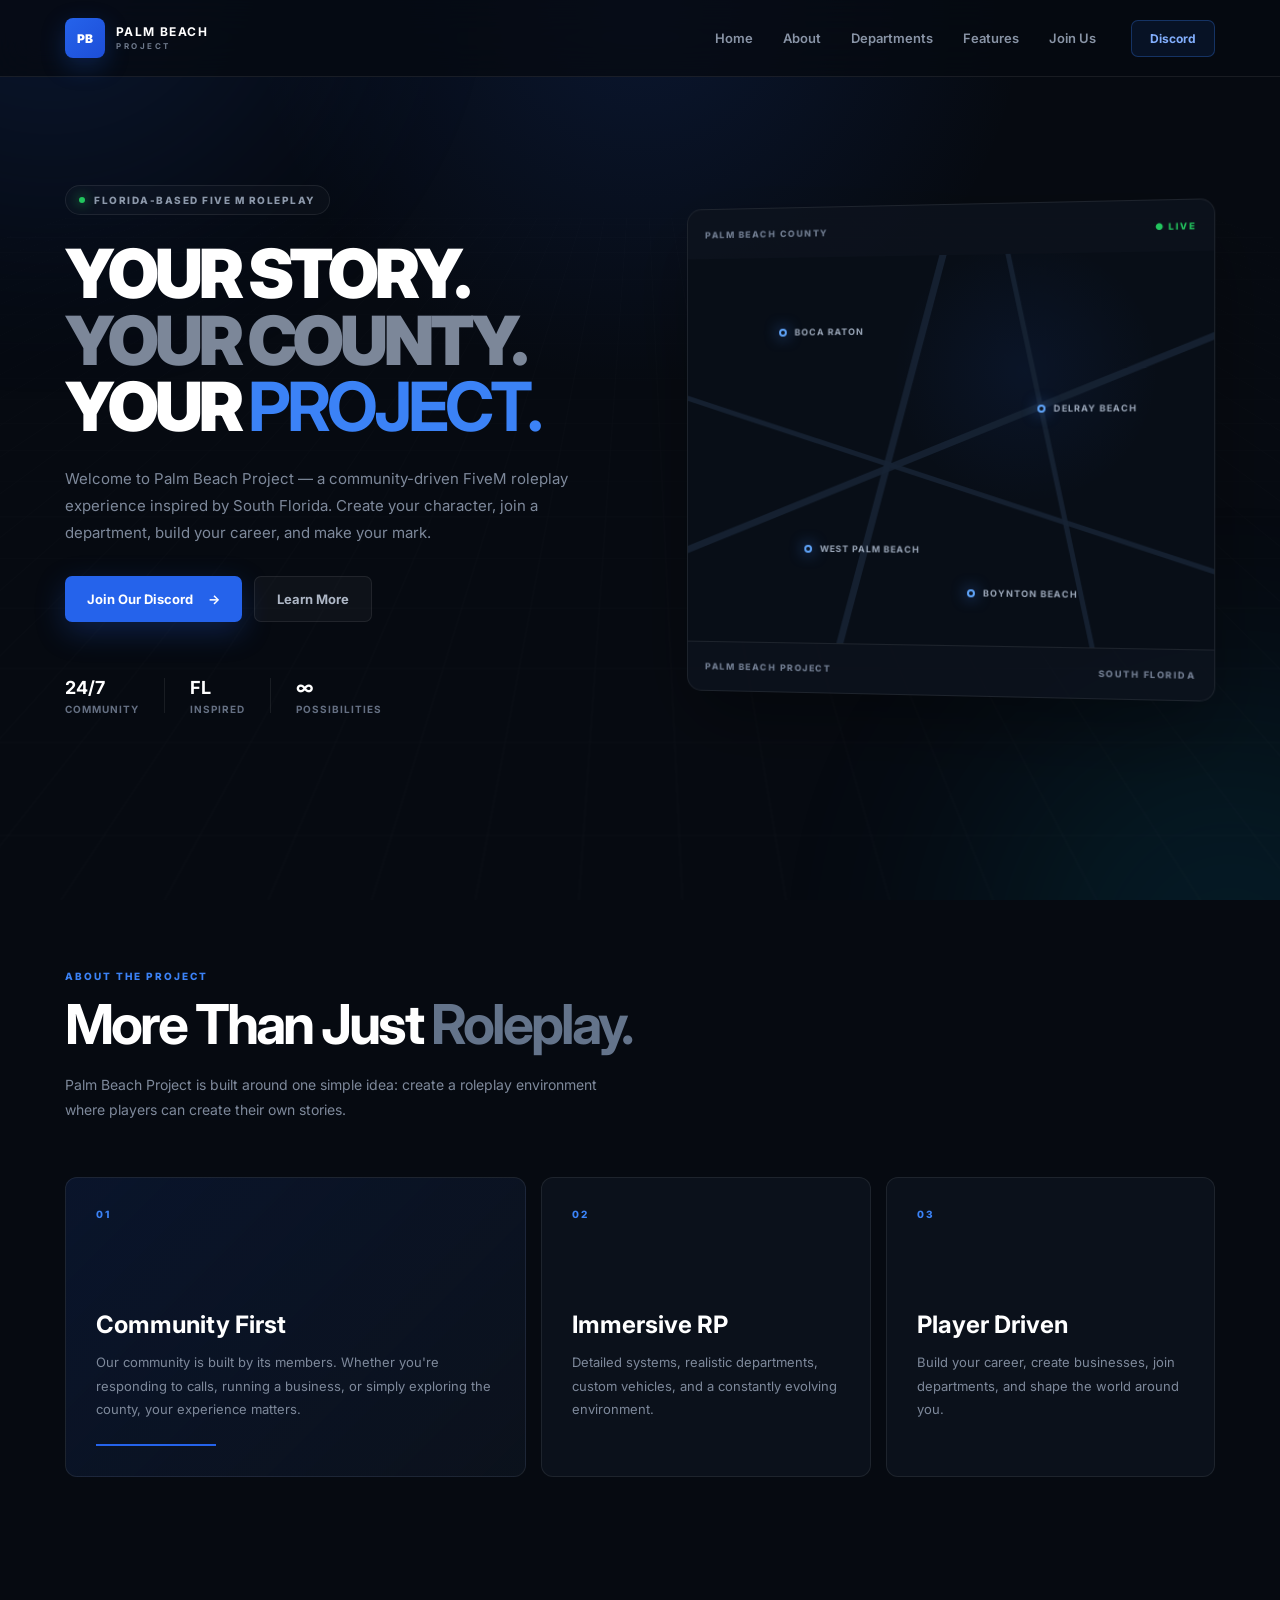
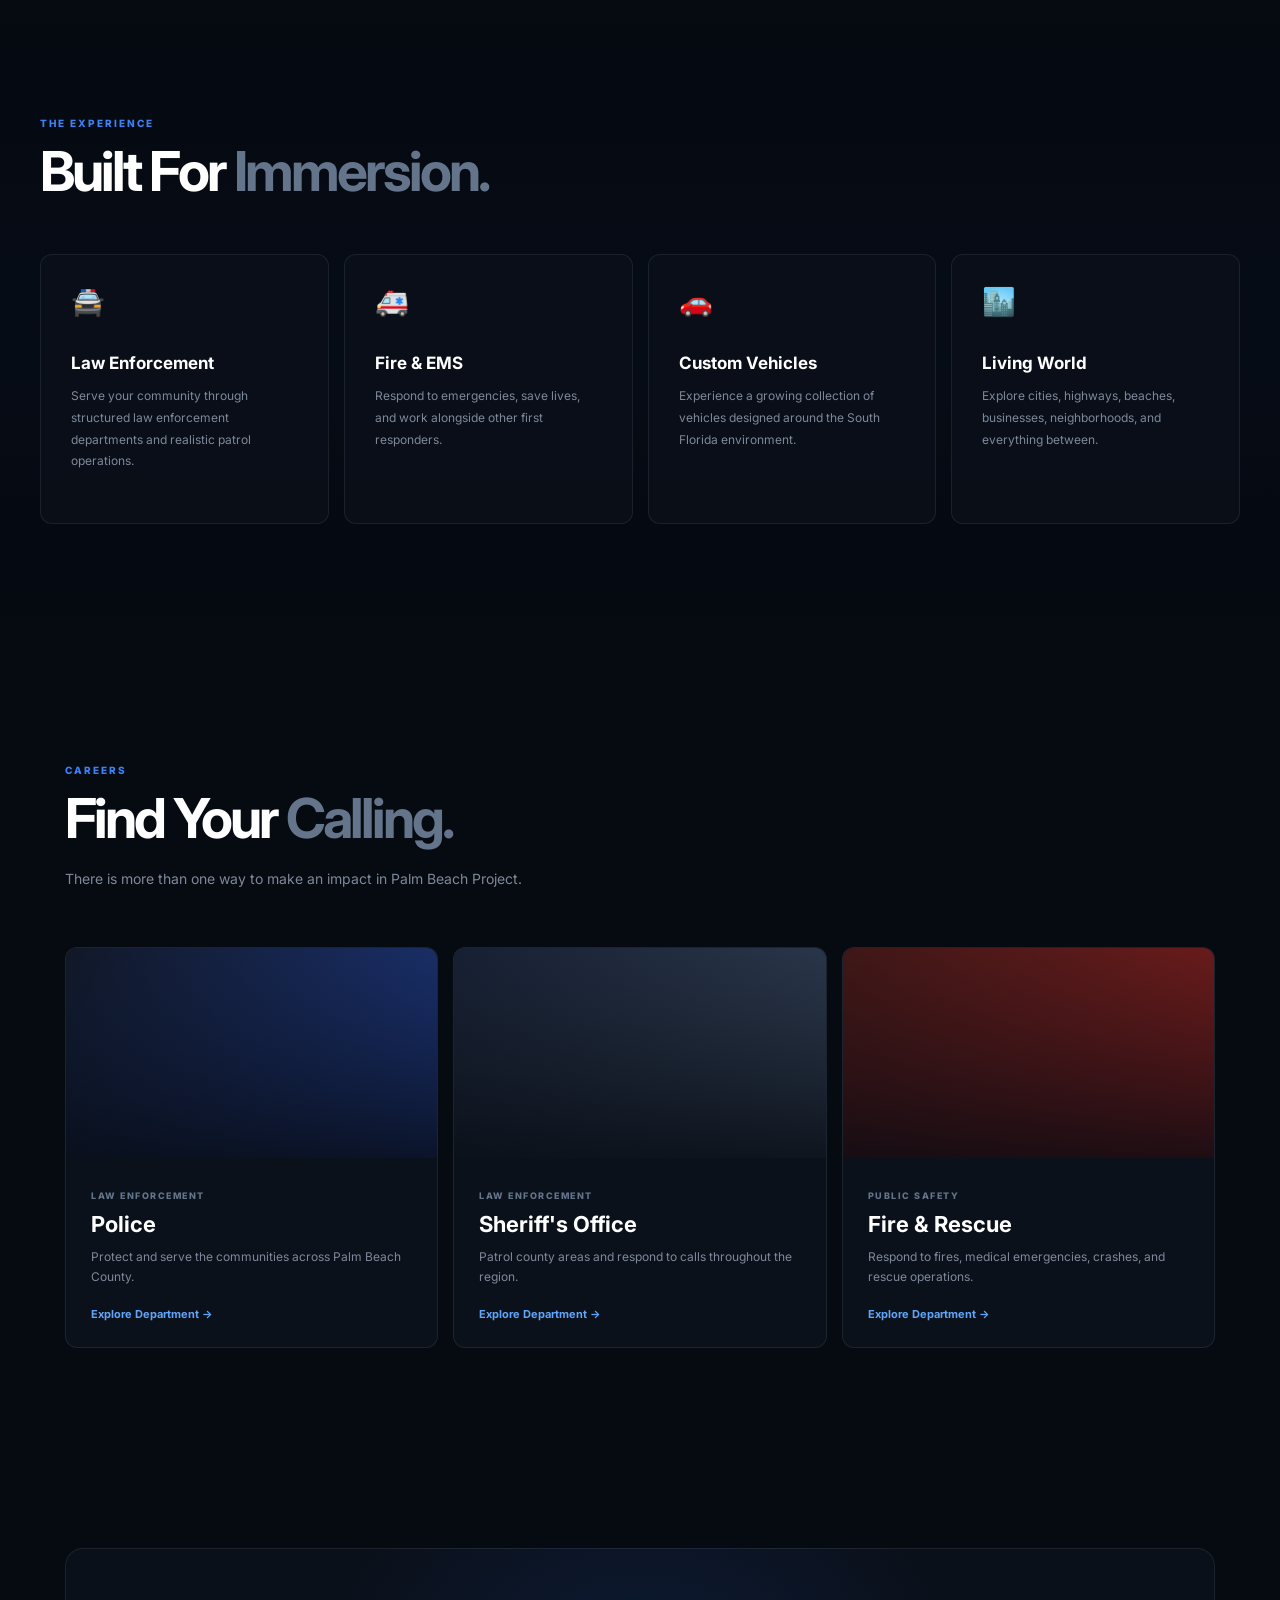
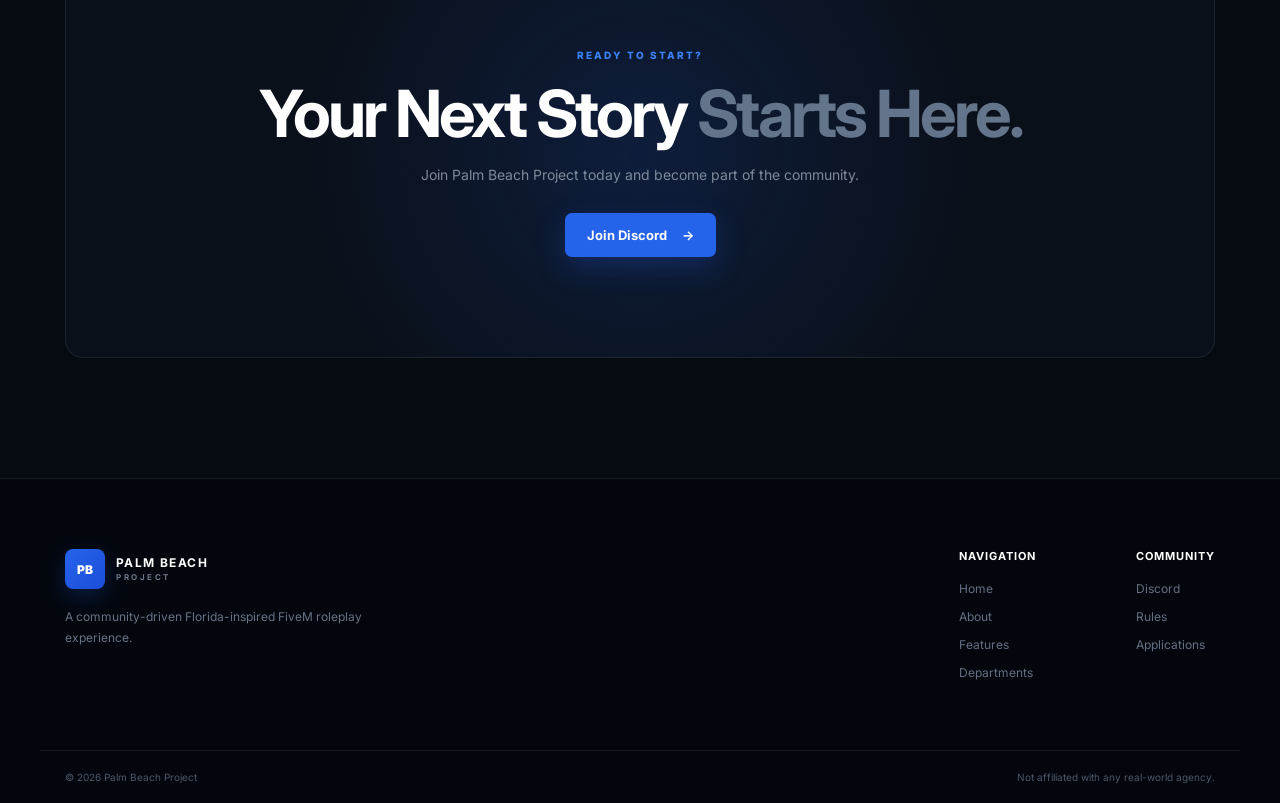
<file: index.html>
<!DOCTYPE html>
<html lang="en">
<head>

    <meta charset="UTF-8">
    <meta name="viewport" content="width=device-width, initial-scale=1.0">

    <title>Palm Beach Project | FiveM Roleplay</title>

    <meta
        name="description"
        content="Palm Beach Project is a Florida-inspired FiveM roleplay community."
    >

    <link rel="stylesheet" href="css/style.css">

</head>

<body>

    <!-- ============================= -->
    <!-- Background -->
    <!-- ============================= -->

    <div class="background">
        <div class="grid"></div>

        <div class="background-glow glow-one"></div>
        <div class="background-glow glow-two"></div>
    </div>


    <!-- ============================= -->
    <!-- Navigation -->
    <!-- ============================= -->

    <header class="navbar">

        <div class="nav-container">

            <a href="/" class="brand">

                <div class="brand-logo">
                    PB
                </div>

                <div class="brand-text">
                    <strong>PALM BEACH</strong>
                    <span>PROJECT</span>
                </div>

            </a>


            <nav class="nav-links">

                <a href="#home">Home</a>
                <a href="#about">About</a>
                <a href="#departments">Departments</a>
                <a href="#features">Features</a>
                <a href="#join">Join Us</a>

            </nav>


            <a
                href="https://pbpc.online/discord"
                target="_blank"
                class="nav-discord"
            >
                Discord
            </a>


            <button class="mobile-menu" id="mobileMenu">
                ☰
            </button>

        </div>

    </header>


    <!-- ============================= -->
    <!-- Hero -->
    <!-- ============================= -->

    <main>

        <section class="hero" id="home">

            <div class="hero-content">

                <div class="hero-badge">

                    <span class="online-dot"></span>

                    FLORIDA-BASED FIVE M ROLEPLAY

                </div>


                <h1>
                    YOUR STORY.
                    <span>YOUR COUNTY.</span>
                    YOUR <strong>PROJECT.</strong>
                </h1>


                <p class="hero-description">

                    Welcome to Palm Beach Project — a community-driven
                    FiveM roleplay experience inspired by South Florida.
                    Create your character, join a department, build your
                    career, and make your mark.

                </p>


                <div class="hero-buttons">

                    <a
                        href="https://pbpc.online/discord"
                        target="_blank"
                        class="button primary"
                    >
                        Join Our Discord
                        <span>→</span>
                    </a>

                    <a href="#about" class="button secondary">
                        Learn More
                    </a>

                </div>


                <div class="hero-stats">

                    <div class="stat">

                        <strong>24/7</strong>
                        <span>Community</span>

                    </div>


                    <div class="stat-divider"></div>


                    <div class="stat">

                        <strong>FL</strong>
                        <span>Inspired</span>

                    </div>


                    <div class="stat-divider"></div>


                    <div class="stat">

                        <strong>∞</strong>
                        <span>Possibilities</span>

                    </div>

                </div>

            </div>


            <!-- Hero visual -->

            <div class="hero-visual">

                <div class="map-card">

                    <div class="map-top">

                        <span>PALM BEACH COUNTY</span>

                        <span class="live">
                            ● LIVE
                        </span>

                    </div>


                    <div class="map">

                        <div class="road road-one"></div>
                        <div class="road road-two"></div>
                        <div class="road road-three"></div>
                        <div class="road road-four"></div>

                        <div class="location location-one">
                            <span></span>
                            BOCA RATON
                        </div>

                        <div class="location location-two">
                            <span></span>
                            DELRAY BEACH
                        </div>

                        <div class="location location-three">
                            <span></span>
                            WEST PALM BEACH
                        </div>

                        <div class="location location-four">
                            <span></span>
                            BOYNTON BEACH
                        </div>

                    </div>


                    <div class="map-footer">

                        <span>
                            PALM BEACH PROJECT
                        </span>

                        <span>
                            SOUTH FLORIDA
                        </span>

                    </div>

                </div>

            </div>

        </section>


        <!-- ============================= -->
        <!-- About -->
        <!-- ============================= -->

        <section class="section about" id="about">

            <div class="section-heading">

                <div class="section-label">
                    ABOUT THE PROJECT
                </div>

                <h2>
                    More Than Just
                    <span>Roleplay.</span>
                </h2>

                <p>
                    Palm Beach Project is built around one simple idea:
                    create a roleplay environment where players can
                    create their own stories.
                </p>

            </div>


            <div class="about-grid">

                <div class="about-card large">

                    <div class="card-number">
                        01
                    </div>

                    <h3>
                        Community First
                    </h3>

                    <p>
                        Our community is built by its members. Whether
                        you're responding to calls, running a business,
                        or simply exploring the county, your experience
                        matters.
                    </p>

                    <div class="card-line"></div>

                </div>


                <div class="about-card">

                    <div class="card-number">
                        02
                    </div>

                    <h3>
                        Immersive RP
                    </h3>

                    <p>
                        Detailed systems, realistic departments,
                        custom vehicles, and a constantly evolving
                        environment.
                    </p>

                </div>


                <div class="about-card">

                    <div class="card-number">
                        03
                    </div>

                    <h3>
                        Player Driven
                    </h3>

                    <p>
                        Build your career, create businesses, join
                        departments, and shape the world around you.
                    </p>

                </div>

            </div>

        </section>


        <!-- ============================= -->
        <!-- Features -->
        <!-- ============================= -->

        <section class="section features" id="features">

            <div class="section-heading">

                <div class="section-label">
                    THE EXPERIENCE
                </div>

                <h2>
                    Built For
                    <span>Immersion.</span>
                </h2>

            </div>


            <div class="feature-grid">

                <article class="feature-card">

                    <div class="feature-icon">
                        🚔
                    </div>

                    <h3>
                        Law Enforcement
                    </h3>

                    <p>
                        Serve your community through structured
                        law enforcement departments and realistic
                        patrol operations.
                    </p>

                </article>


                <article class="feature-card">

                    <div class="feature-icon">
                        🚑
                    </div>

                    <h3>
                        Fire & EMS
                    </h3>

                    <p>
                        Respond to emergencies, save lives, and work
                        alongside other first responders.
                    </p>

                </article>


                <article class="feature-card">

                    <div class="feature-icon">
                        🚗
                    </div>

                    <h3>
                        Custom Vehicles
                    </h3>

                    <p>
                        Experience a growing collection of vehicles
                        designed around the South Florida environment.
                    </p>

                </article>


                <article class="feature-card">

                    <div class="feature-icon">
                        🏙️
                    </div>

                    <h3>
                        Living World
                    </h3>

                    <p>
                        Explore cities, highways, beaches, businesses,
                        neighborhoods, and everything between.
                    </p>

                </article>

            </div>

        </section>


        <!-- ============================= -->
        <!-- Departments -->
        <!-- ============================= -->

        <section class="section departments" id="departments">

            <div class="section-heading">

                <div class="section-label">
                    CAREERS
                </div>

                <h2>
                    Find Your
                    <span>Calling.</span>
                </h2>

                <p>
                    There is more than one way to make an impact
                    in Palm Beach Project.
                </p>

            </div>


            <div class="department-grid">

                <div class="department-card">

                    <div class="department-image police"></div>

                    <div class="department-content">

                        <span>LAW ENFORCEMENT</span>

                        <h3>
                            Police
                        </h3>

                        <p>
                            Protect and serve the communities
                            across Palm Beach County.
                        </p>

                        <a href="#join">
                            Explore Department →
                        </a>

                    </div>

                </div>


                <div class="department-card">

                    <div class="department-image sheriff"></div>

                    <div class="department-content">

                        <span>LAW ENFORCEMENT</span>

                        <h3>
                            Sheriff's Office
                        </h3>

                        <p>
                            Patrol county areas and respond
                            to calls throughout the region.
                        </p>

                        <a href="#join">
                            Explore Department →
                        </a>

                    </div>

                </div>


                <div class="department-card">

                    <div class="department-image fire"></div>

                    <div class="department-content">

                        <span>PUBLIC SAFETY</span>

                        <h3>
                            Fire & Rescue
                        </h3>

                        <p>
                            Respond to fires, medical emergencies,
                            crashes, and rescue operations.
                        </p>

                        <a href="#join">
                            Explore Department →
                        </a>

                    </div>

                </div>

            </div>

        </section>


        <!-- ============================= -->
        <!-- CTA -->
        <!-- ============================= -->

        <section class="join-section" id="join">

            <div class="join-content">

                <div class="section-label">
                    READY TO START?
                </div>

                <h2>
                    Your Next Story
                    <span>Starts Here.</span>
                </h2>

                <p>
                    Join Palm Beach Project today and become
                    part of the community.
                </p>


                <div class="hero-buttons">

                    <a
                        href="https://pbpc.online/discord"
                        target="_blank"
                        class="button primary"
                    >
                        Join Discord
                        <span>→</span>
                    </a>

                </div>

            </div>

        </section>

    </main>


    <!-- ============================= -->
    <!-- Footer -->
    <!-- ============================= -->

    <footer>

        <div class="footer-container">

            <div class="footer-brand">

                <div class="brand">

                    <div class="brand-logo">
                        PB
                    </div>

                    <div class="brand-text">
                        <strong>PALM BEACH</strong>
                        <span>PROJECT</span>
                    </div>

                </div>

                <p>
                    A community-driven Florida-inspired
                    FiveM roleplay experience.
                </p>

            </div>


            <div class="footer-links">

                <div>

                    <strong>Navigation</strong>

                    <a href="#home">Home</a>
                    <a href="#about">About</a>
                    <a href="#features">Features</a>
                    <a href="#departments">Departments</a>

                </div>


                <div>

                    <strong>Community</strong>

                    <a href="https://pbpc.online/discord" target="_blank">
                        Discord
                    </a>

                    <a href="https://pbpc.online/rules">
                        Rules
                    </a>

                    <a href="#">
                        Applications
                    </a>

                </div>

            </div>

        </div>


        <div class="footer-bottom">

            <span>
                © <span id="year"></span> Palm Beach Project
            </span>

            <span>
                Not affiliated with any real-world agency.
            </span>

        </div>

    </footer>


    <script src="js/script.js"></script>

</body>
</html>
</file>
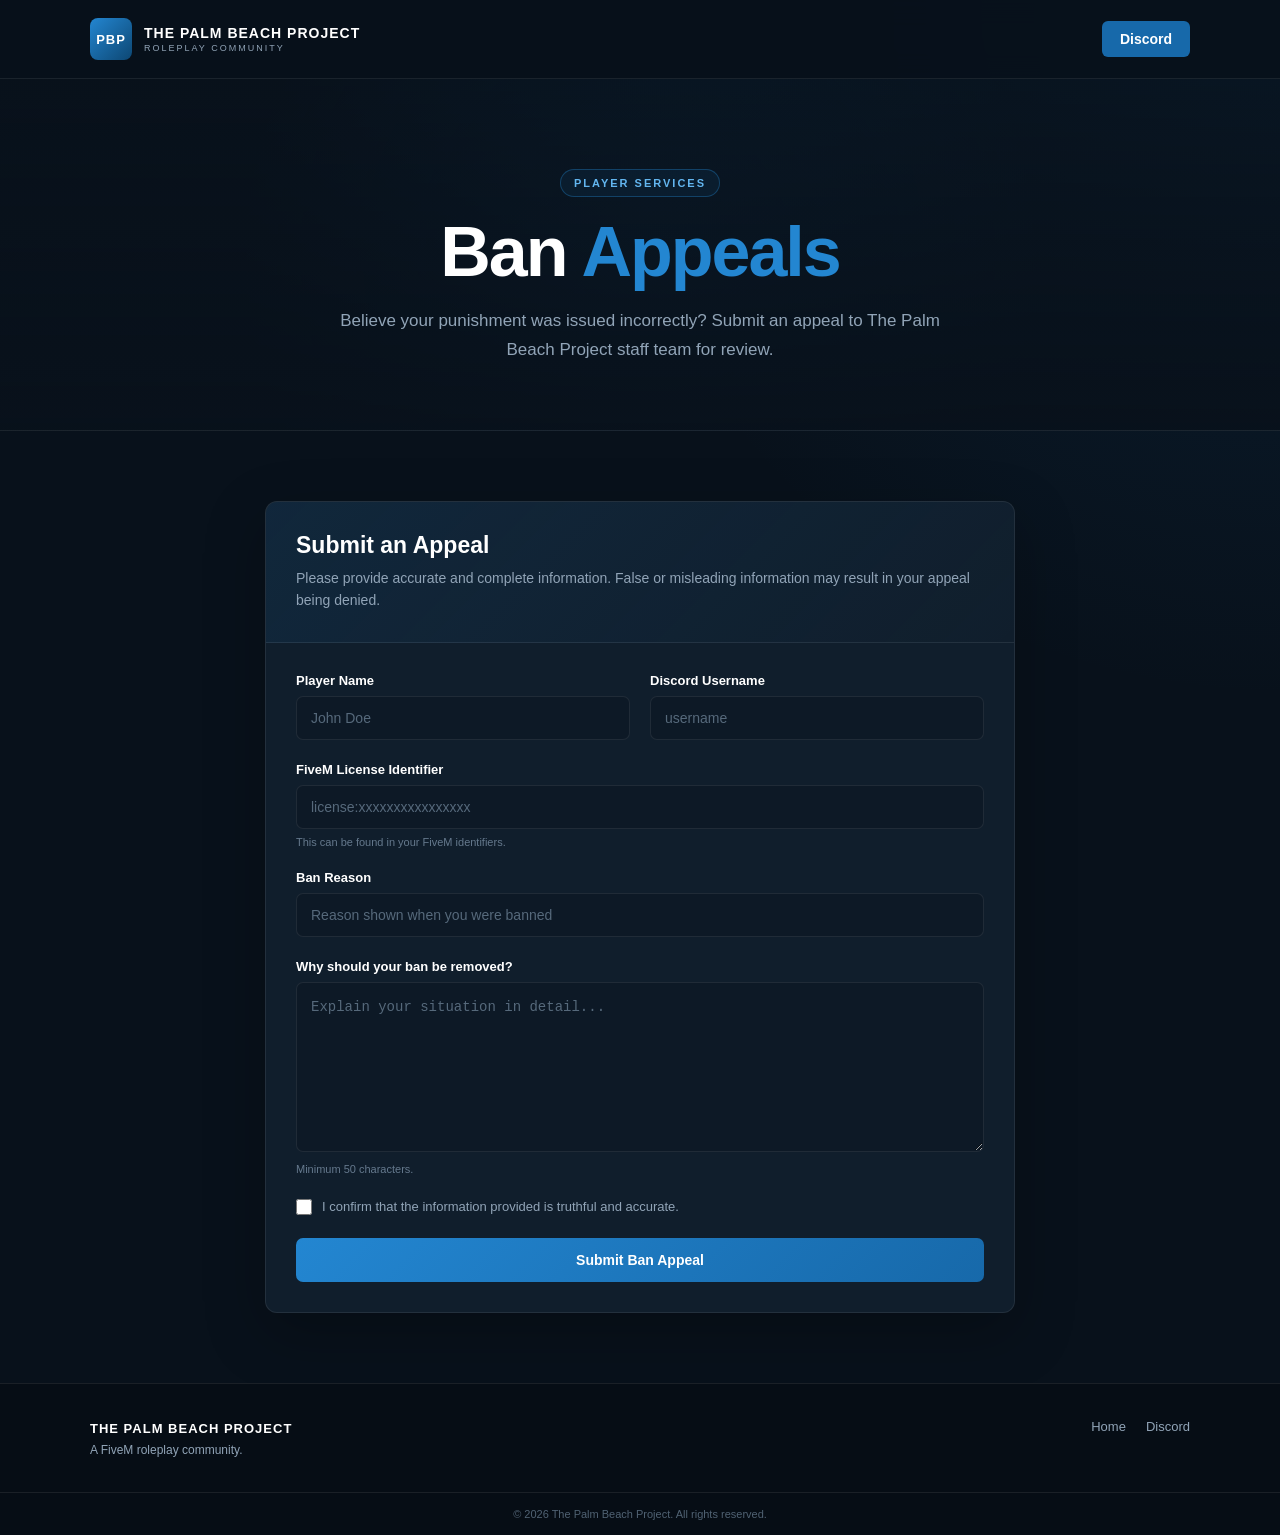
<file: appeal/index.html>
<!DOCTYPE html>
<html lang="en">
<head>
    <meta charset="UTF-8">
    <meta name="viewport" content="width=device-width, initial-scale=1.0">

    <title>Ban Appeals | The Palm Beach Project</title>

    <link rel="stylesheet" href="style.css">
</head>

<body>

    <!-- Navigation -->
    <nav class="navbar">

        <div class="nav-container">

            <div class="brand">
                <div class="brand-logo">PBP</div>

                <div>
                    <span class="brand-name">THE PALM BEACH PROJECT</span>
                    <span class="brand-subtitle">ROLEPLAY COMMUNITY</span>
                </div>
            </div>

            <a
                href="https://discord.gg/YOURINVITE"
                class="discord-button"
                target="_blank"
            >
                Discord
            </a>

        </div>

    </nav>


    <!-- Main -->
    <main>

        <section class="hero">

            <div class="hero-content">

                <span class="badge">
                    PLAYER SERVICES
                </span>

                <h1>
                    Ban <span>Appeals</span>
                </h1>

                <p>
                    Believe your punishment was issued incorrectly?
                    Submit an appeal to The Palm Beach Project staff team
                    for review.
                </p>

            </div>

        </section>


        <!-- Appeal Form -->
        <section class="appeal-section">

            <div class="form-container">

                <div class="form-header">

                    <h2>Submit an Appeal</h2>

                    <p>
                        Please provide accurate and complete information.
                        False or misleading information may result in your
                        appeal being denied.
                    </p>

                </div>


                <form id="appealForm">

                    <div class="form-grid">

                        <div class="form-group">

                            <label for="playerName">
                                Player Name
                            </label>

                            <input
                                type="text"
                                id="playerName"
                                name="playerName"
                                placeholder="John Doe"
                                required
                            >

                        </div>


                        <div class="form-group">

                            <label for="discord">
                                Discord Username
                            </label>

                            <input
                                type="text"
                                id="discord"
                                name="discord"
                                placeholder="username"
                                required
                            >

                        </div>

                    </div>


                    <div class="form-group">

                        <label for="license">
                            FiveM License Identifier
                        </label>

                        <input
                            type="text"
                            id="license"
                            name="license"
                            placeholder="license:xxxxxxxxxxxxxxxx"
                            required
                        >

                        <small>
                            This can be found in your FiveM identifiers.
                        </small>

                    </div>


                    <div class="form-group">

                        <label for="banReason">
                            Ban Reason
                        </label>

                        <input
                            type="text"
                            id="banReason"
                            name="banReason"
                            placeholder="Reason shown when you were banned"
                            required
                        >

                    </div>


                    <div class="form-group">

                        <label for="appeal">
                            Why should your ban be removed?
                        </label>

                        <textarea
                            id="appeal"
                            name="appeal"
                            placeholder="Explain your situation in detail..."
                            required
                        ></textarea>

                        <small>
                            Minimum 50 characters.
                        </small>

                    </div>


                    <div class="form-group checkbox-group">

                        <label class="checkbox">

                            <input
                                type="checkbox"
                                id="agreement"
                                required
                            >

                            <span>
                                I confirm that the information provided is
                                truthful and accurate.
                            </span>

                        </label>

                    </div>


                    <button
                        type="submit"
                        id="submitButton"
                    >

                        <span id="buttonText">
                            Submit Ban Appeal
                        </span>

                        <span
                            id="buttonLoader"
                            class="loader hidden"
                        ></span>

                    </button>


                    <div
                        id="status"
                        class="status hidden"
                    ></div>

                </form>

            </div>

        </section>

    </main>


    <!-- Footer -->
    <footer>

        <div class="footer-container">

            <div>

                <strong>
                    THE PALM BEACH PROJECT
                </strong>

                <p>
                    A FiveM roleplay community.
                </p>

            </div>

            <div class="footer-links">

                <a href="#">
                    Home
                </a>

                <a
                    href="https://discord.gg/YOURINVITE"
                    target="_blank"
                >
                    Discord
                </a>

            </div>

        </div>

        <div class="copyright">

            © 2026 The Palm Beach Project.
            All rights reserved.

        </div>

    </footer>


    <script src="script.js"></script>

</body>
</html>
</file>
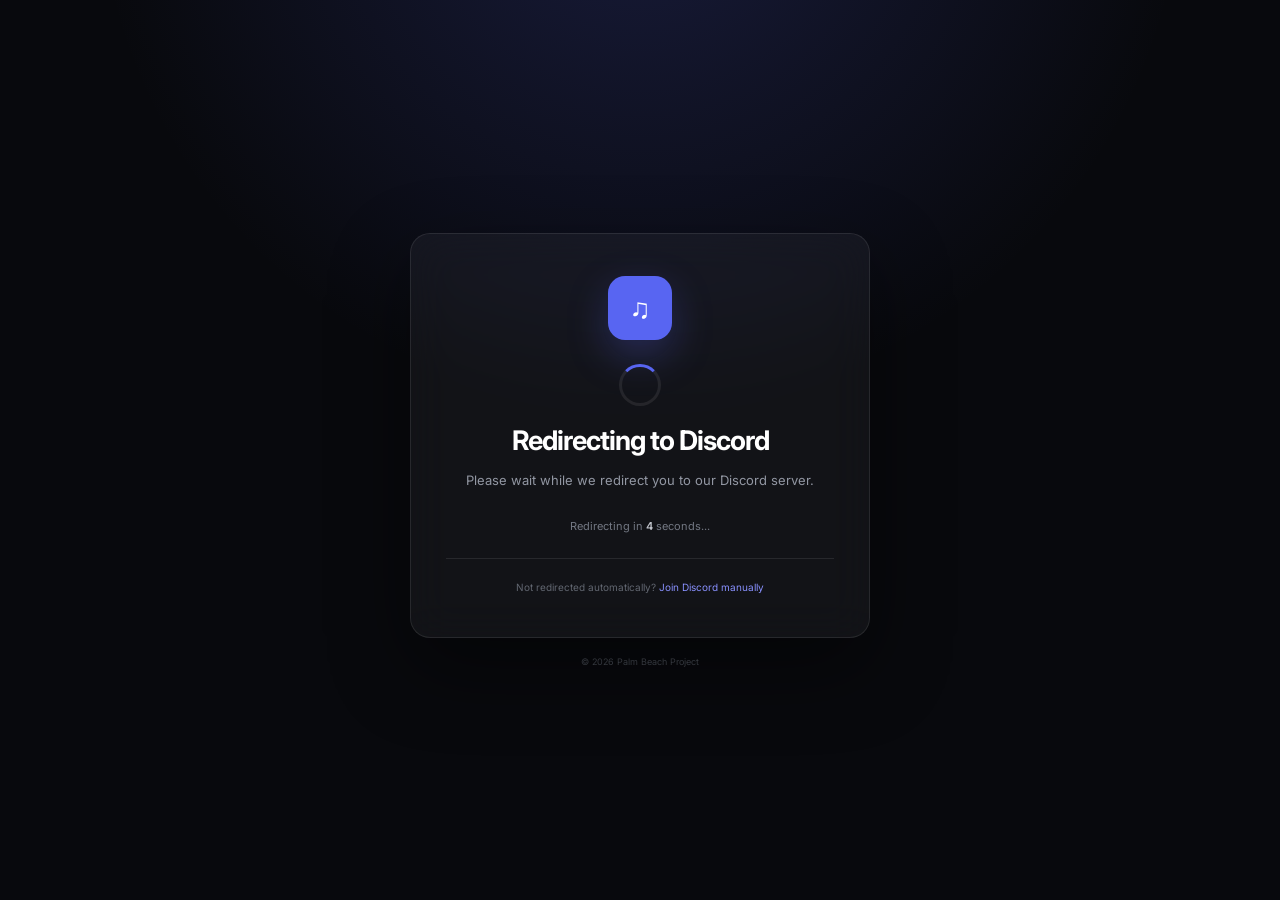
<file: discord/index.html>
<!DOCTYPE html>
<html lang="en">
<head>
    <meta charset="UTF-8">
    <meta name="viewport" content="width=device-width, initial-scale=1.0">

    <title>Redirecting to Discord...</title>

    <meta name="description" content="Redirecting you to our Discord server.">

    <!-- Instant redirect -->
    <meta http-equiv="refresh" content="5;url=https://discord.gg/YOUR-INVITE">

    <link rel="preconnect" href="https://fonts.googleapis.com">
    <link rel="preconnect" href="https://fonts.gstatic.com" crossorigin>

    <link
        href="https://fonts.googleapis.com/css2?family=Inter:wght@400;500;600;700&display=swap"
        rel="stylesheet"
    >

    <style>
        * {
            margin: 0;
            padding: 0;
            box-sizing: border-box;
        }

        :root {
            --background: #08090d;
            --card: rgba(255, 255, 255, 0.045);
            --border: rgba(255, 255, 255, 0.09);
            --text: #ffffff;
            --muted: #9297a3;
            --discord: #5865f2;
        }

        body {
            min-height: 100vh;

            display: flex;
            align-items: center;
            justify-content: center;

            padding: 24px;

            font-family: "Inter", sans-serif;
            color: var(--text);

            background:
                radial-gradient(
                    circle at 50% -15%,
                    rgba(88, 101, 242, .20),
                    transparent 45%
                ),
                var(--background);
        }

        .container {
            width: 100%;
            max-width: 460px;
            text-align: center;
        }

        .card {
            padding: 42px 35px;

            background: var(--card);

            border: 1px solid var(--border);
            border-radius: 20px;

            backdrop-filter: blur(20px);
            -webkit-backdrop-filter: blur(20px);

            box-shadow:
                0 30px 80px rgba(0, 0, 0, .45);

            animation: fadeIn .5s ease forwards;
        }

        .icon {
            width: 64px;
            height: 64px;

            display: flex;
            align-items: center;
            justify-content: center;

            margin: 0 auto 24px;

            border-radius: 17px;

            background: var(--discord);

            box-shadow:
                0 15px 40px rgba(88, 101, 242, .28);

            font-size: 28px;
            font-weight: 700;
        }

        h1 {
            margin-bottom: 12px;

            font-size: 27px;
            letter-spacing: -1px;
        }

        .description {
            margin: 0 auto 28px;

            color: var(--muted);

            font-size: 13px;
            line-height: 1.7;
        }

        .loader {
            width: 42px;
            height: 42px;

            margin: 0 auto 18px;

            border: 3px solid rgba(255,255,255,.08);
            border-top-color: var(--discord);

            border-radius: 50%;

            animation: spin .8s linear infinite;
        }

        .redirect-text {
            color: #737883;

            font-size: 11px;
        }

        .redirect-text span {
            color: #bfc2ca;
            font-weight: 600;
        }

        .fallback {
            margin-top: 25px;

            padding-top: 20px;

            border-top: 1px solid var(--border);

            color: #626771;

            font-size: 10px;
            line-height: 1.6;
        }

        .fallback a {
            color: #8991ff;
            text-decoration: none;
        }

        .fallback a:hover {
            text-decoration: underline;
        }

        footer {
            margin-top: 18px;

            color: #454952;

            font-size: 9px;
        }

        @keyframes spin {
            to {
                transform: rotate(360deg);
            }
        }

        @keyframes fadeIn {
            from {
                opacity: 0;
                transform: translateY(10px);
            }

            to {
                opacity: 1;
                transform: translateY(0);
            }
        }

        @media (max-width: 500px) {
            .card {
                padding: 35px 25px;
            }

            h1 {
                font-size: 24px;
            }
        }
    </style>
</head>

<body>

    <main class="container">

        <section class="card">

            <div class="icon">
                ♫
            </div>

            <div class="loader"></div>

            <h1>Redirecting to Discord</h1>

            <p class="description">
                Please wait while we redirect you to our Discord
                server.
            </p>

            <div class="redirect-text">
                Redirecting in <span id="countdown">5</span> seconds...
            </div>

            <div class="fallback">
                Not redirected automatically?
                <a
                    href="https://discord.gg/dg6hjDF67u"
                >
                    Join Discord manually
                </a>
            </div>

        </section>

        <footer>
            © 2026 Palm Beach Project
        </footer>

    </main>

    <script>
        const discordURL = "https://discord.gg/dg6hjDF67u";

        let seconds = 5;

        const countdown =
            document.getElementById("countdown");

        const timer = setInterval(() => {

            seconds--;

            countdown.textContent = seconds;

            if (seconds <= 0) {

                clearInterval(timer);

                window.location.href = discordURL;

            }

        }, 1000);
    </script>

</body>
</html>
</file>
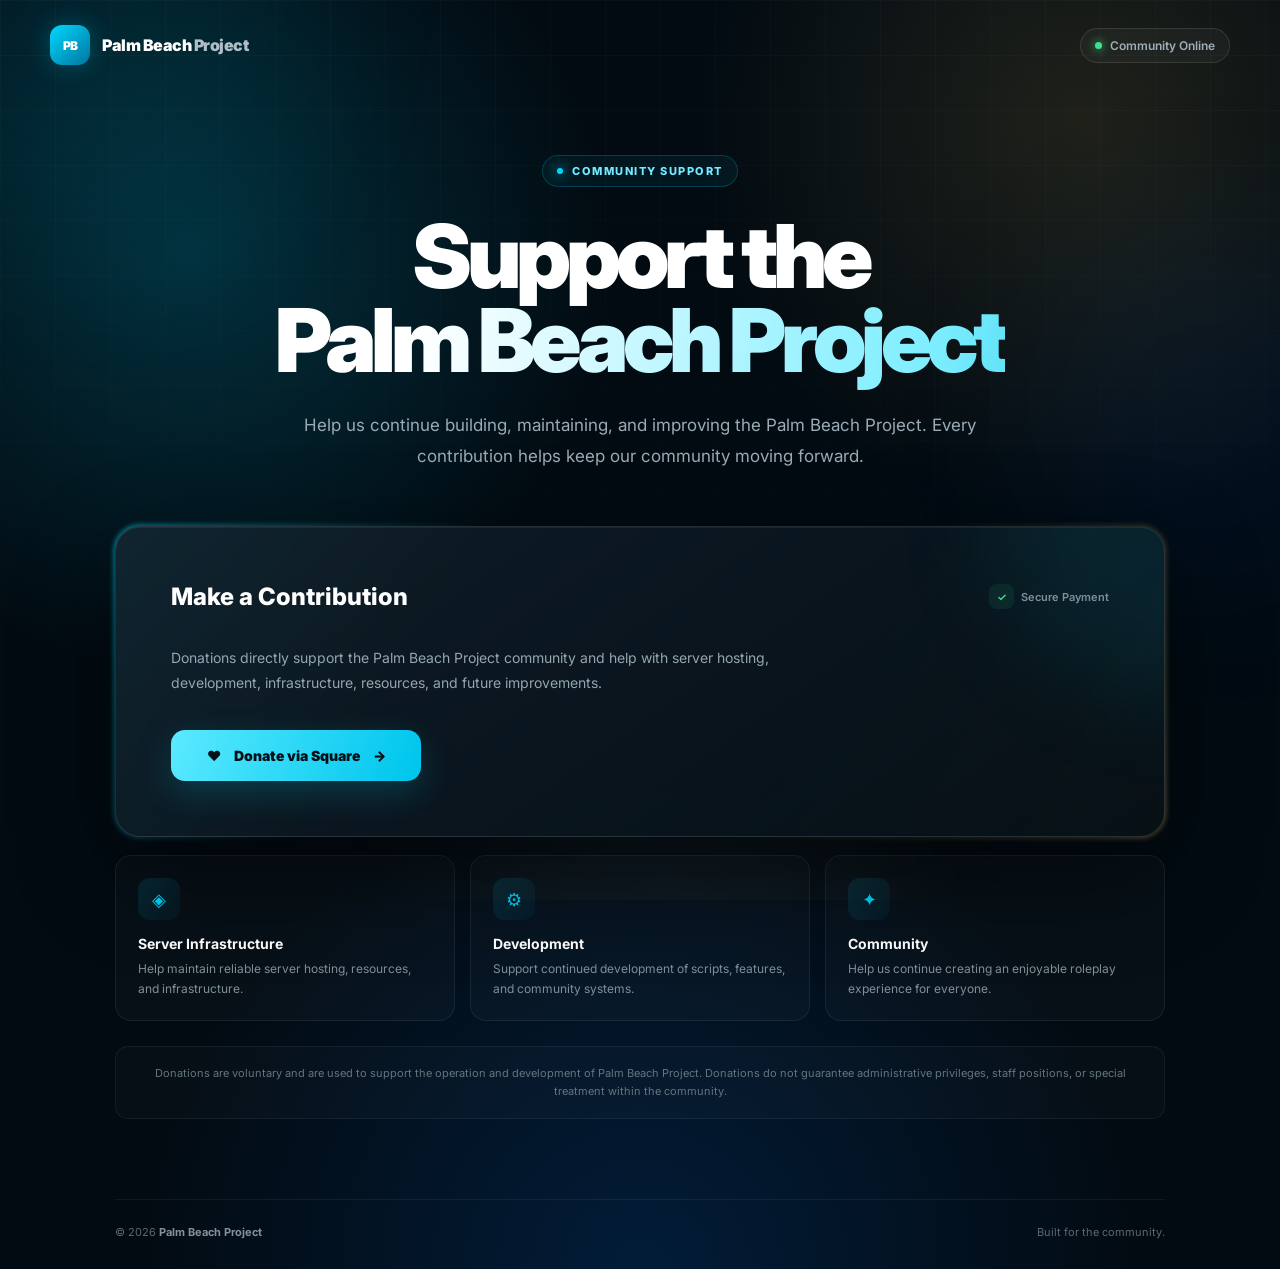
<file: donate/index.html>
<!DOCTYPE html>
<html lang="en">
<head>
    <meta charset="UTF-8">
    <meta name="viewport" content="width=device-width, initial-scale=1.0">

    <title>Support Palm Beach Project</title>

    <meta name="description" content="Support Palm Beach Project by making a donation to help maintain and improve our FiveM roleplay community.">

    <style>
        @import url('https://fonts.googleapis.com/css2?family=Inter:wght@400;500;600;700;800;900&display=swap');

        :root {
            --cyan: #00d9ff;
            --blue: #087ea4;
            --deep-blue: #03131e;
            --gold: #f6c453;
            --white: #ffffff;
            --muted: #9aabb6;
            --glass: rgba(255,255,255,.055);
            --border: rgba(255,255,255,.11);
        }

        * {
            margin: 0;
            padding: 0;
            box-sizing: border-box;
        }

        html {
            scroll-behavior: smooth;
        }

        body {
            min-height: 100vh;
            font-family: "Inter", sans-serif;
            color: var(--white);
            overflow-x: hidden;

            background:
                radial-gradient(
                    circle at 15% 20%,
                    rgba(0, 217, 255, .18),
                    transparent 28%
                ),
                radial-gradient(
                    circle at 85% 10%,
                    rgba(246, 196, 83, .12),
                    transparent 25%
                ),
                radial-gradient(
                    circle at 50% 100%,
                    rgba(0, 119, 255, .16),
                    transparent 35%
                ),
                #020b12;
        }

        /* =========================================================
           BACKGROUND
        ========================================================= */

        .background {
            position: fixed;
            inset: 0;
            overflow: hidden;
            pointer-events: none;
            z-index: -1;
        }

        .orb {
            position: absolute;
            border-radius: 50%;
            filter: blur(90px);
            opacity: .5;
            animation: float 12s ease-in-out infinite;
        }

        .orb.one {
            width: 420px;
            height: 420px;
            background: rgba(0, 217, 255, .13);
            top: -180px;
            left: -120px;
        }

        .orb.two {
            width: 350px;
            height: 350px;
            background: rgba(0, 110, 255, .13);
            right: -100px;
            top: 25%;
            animation-delay: -4s;
        }

        .orb.three {
            width: 450px;
            height: 450px;
            background: rgba(246, 196, 83, .07);
            bottom: -250px;
            left: 35%;
            animation-delay: -8s;
        }

        @keyframes float {
            0%, 100% {
                transform: translate(0, 0) scale(1);
            }

            50% {
                transform: translate(30px, -35px) scale(1.08);
            }
        }

        .grid {
            position: absolute;
            inset: 0;

            background-image:
                linear-gradient(
                    rgba(255,255,255,.025) 1px,
                    transparent 1px
                ),
                linear-gradient(
                    90deg,
                    rgba(255,255,255,.025) 1px,
                    transparent 1px
                );

            background-size: 55px 55px;

            mask-image: linear-gradient(
                to bottom,
                black,
                transparent 85%
            );
        }

        /* =========================================================
           NAV
        ========================================================= */

        nav {
            width: min(1180px, calc(100% - 40px));
            margin: 0 auto;
            padding: 25px 0;

            display: flex;
            justify-content: space-between;
            align-items: center;
        }

        .brand {
            display: flex;
            align-items: center;
            gap: 12px;
            font-weight: 900;
            letter-spacing: -.5px;
        }

        .brand-icon {
            width: 40px;
            height: 40px;

            display: flex;
            align-items: center;
            justify-content: center;

            border-radius: 12px;

            background:
                linear-gradient(
                    135deg,
                    var(--cyan),
                    #0075a0
                );

            box-shadow:
                0 0 25px rgba(0,217,255,.25);
        }

        .brand-icon::before {
            content: "PB";
            font-size: 12px;
            font-weight: 900;
        }

        .brand span {
            color: #aebdc6;
        }

        .status {
            display: flex;
            align-items: center;
            gap: 8px;

            padding: 9px 14px;

            border: 1px solid var(--border);
            border-radius: 100px;

            background: rgba(255,255,255,.035);

            color: #9faeb8;
            font-size: 12px;
            font-weight: 600;
        }

        .status-dot {
            width: 7px;
            height: 7px;
            border-radius: 50%;
            background: #39e58c;

            box-shadow:
                0 0 10px #39e58c;

            animation: pulse 2s infinite;
        }

        @keyframes pulse {
            0%, 100% {
                opacity: 1;
                transform: scale(1);
            }

            50% {
                opacity: .45;
                transform: scale(.75);
            }
        }

        /* =========================================================
           MAIN
        ========================================================= */

        main {
            width: min(1050px, calc(100% - 40px));
            margin: 65px auto 80px;
        }

        .hero {
            text-align: center;
            animation: appear .8s ease forwards;
        }

        @keyframes appear {
            from {
                opacity: 0;
                transform: translateY(25px);
            }

            to {
                opacity: 1;
                transform: translateY(0);
            }
        }

        .eyebrow {
            display: inline-flex;
            align-items: center;
            gap: 9px;

            padding: 8px 14px;

            border: 1px solid rgba(0,217,255,.2);
            border-radius: 100px;

            background: rgba(0,217,255,.055);

            color: #73eaff;

            font-size: 11px;
            font-weight: 800;
            letter-spacing: 1.5px;
            text-transform: uppercase;
        }

        .eyebrow::before {
            content: "";
            width: 6px;
            height: 6px;
            border-radius: 50%;
            background: var(--cyan);
            box-shadow: 0 0 12px var(--cyan);
        }

        h1 {
            margin-top: 28px;

            font-size: clamp(48px, 8vw, 88px);
            line-height: .95;

            letter-spacing: -5px;
            font-weight: 900;
        }

        h1 .gradient {
            background:
                linear-gradient(
                    100deg,
                    #ffffff 10%,
                    #7eeeff 45%,
                    #00b8df 70%,
                    #f6c453 100%
                );

            -webkit-background-clip: text;
            background-clip: text;
            color: transparent;

            background-size: 200% auto;

            animation: gradientMove 5s linear infinite;
        }

        @keyframes gradientMove {
            to {
                background-position: 200% center;
            }
        }

        .hero-description {
            max-width: 680px;
            margin: 28px auto 0;

            color: var(--muted);

            font-size: 17px;
            line-height: 1.8;
        }

        /* =========================================================
           DONATION CARD
        ========================================================= */

        .donation-wrapper {
            position: relative;
            margin-top: 55px;
        }

        .donation-wrapper::before {
            content: "";

            position: absolute;
            inset: -2px;

            border-radius: 27px;

            background:
                linear-gradient(
                    120deg,
                    rgba(0,217,255,.5),
                    transparent 30%,
                    transparent 65%,
                    rgba(246,196,83,.3)
                );

            filter: blur(2px);
            z-index: -1;
        }

        .donation-card {
            position: relative;

            padding: 55px;

            border-radius: 25px;

            border: 1px solid var(--border);

            background:
                linear-gradient(
                    145deg,
                    rgba(17,31,41,.93),
                    rgba(4,14,21,.94)
                );

            box-shadow:
                0 35px 100px rgba(0,0,0,.45),
                inset 0 1px 0 rgba(255,255,255,.06);

            overflow: hidden;
        }

        .donation-card::before {
            content: "";

            position: absolute;

            width: 350px;
            height: 350px;

            right: -180px;
            top: -180px;

            border-radius: 50%;

            background: rgba(0,217,255,.08);

            filter: blur(50px);
        }

        .card-content {
            position: relative;
            z-index: 2;
        }

        .card-top {
            display: flex;
            align-items: center;
            justify-content: space-between;

            margin-bottom: 35px;
        }

        .card-title {
            font-size: 24px;
            font-weight: 800;
        }

        .secure {
            display: flex;
            align-items: center;
            gap: 7px;

            color: #7f909b;
            font-size: 11px;
            font-weight: 600;
        }

        .secure-icon {
            width: 25px;
            height: 25px;

            display: flex;
            align-items: center;
            justify-content: center;

            border-radius: 8px;

            background: rgba(57,229,140,.08);
            color: #42e895;
        }

        .donation-message {
            color: #94a6b1;
            line-height: 1.75;
            font-size: 14px;

            max-width: 650px;
        }

        /* =========================================================
           BUTTON
        ========================================================= */

        .button-container {
            margin-top: 35px;
        }

        .donate-button {
            position: relative;

            display: inline-flex;
            align-items: center;
            justify-content: center;
            gap: 13px;

            min-width: 250px;

            padding: 17px 30px;

            border-radius: 14px;

            text-decoration: none;

            color: #031018;

            background:
                linear-gradient(
                    110deg,
                    #5beaff,
                    #00c6ed,
                    #4ddff7
                );

            background-size: 200% auto;

            font-size: 14px;
            font-weight: 900;

            box-shadow:
                0 12px 35px rgba(0,198,237,.2);

            transition:
                transform .3s ease,
                box-shadow .3s ease,
                background-position .5s ease;

            overflow: hidden;
        }

        .donate-button::before {
            content: "";

            position: absolute;

            top: 0;
            left: -100%;

            width: 70%;
            height: 100%;

            background:
                linear-gradient(
                    90deg,
                    transparent,
                    rgba(255,255,255,.5),
                    transparent
                );

            transform: skewX(-20deg);

            transition: .6s;
        }

        .donate-button:hover::before {
            left: 130%;
        }

        .donate-button:hover {
            transform: translateY(-4px) scale(1.015);

            background-position: 100% center;

            box-shadow:
                0 20px 50px rgba(0,198,237,.35);
        }

        .donate-button:active {
            transform: translateY(-1px) scale(.99);
        }

        .arrow {
            transition: transform .3s ease;
        }

        .donate-button:hover .arrow {
            transform: translateX(5px);
        }

        /* =========================================================
           FEATURES
        ========================================================= */

        .features {
            display: grid;
            grid-template-columns: repeat(3, 1fr);
            gap: 15px;

            margin-top: 18px;
        }

        .feature {
            padding: 22px;

            border: 1px solid rgba(255,255,255,.07);
            border-radius: 16px;

            background: rgba(255,255,255,.025);

            transition:
                transform .3s ease,
                background .3s ease,
                border-color .3s ease;
        }

        .feature:hover {
            transform: translateY(-5px);

            background: rgba(255,255,255,.045);

            border-color: rgba(0,217,255,.2);
        }

        .feature-icon {
            width: 42px;
            height: 42px;

            display: flex;
            align-items: center;
            justify-content: center;

            margin-bottom: 15px;

            border-radius: 12px;

            background:
                linear-gradient(
                    135deg,
                    rgba(0,217,255,.13),
                    rgba(0,100,160,.08)
                );

            color: var(--cyan);

            font-size: 18px;
        }

        .feature h3 {
            font-size: 14px;
            margin-bottom: 7px;
        }

        .feature p {
            color: #7f909a;
            font-size: 12px;
            line-height: 1.6;
        }

        /* =========================================================
           DISCLAIMER
        ========================================================= */

        .disclaimer {
            margin-top: 25px;

            padding: 17px 20px;

            border-radius: 13px;

            border: 1px solid rgba(255,255,255,.055);

            background: rgba(255,255,255,.02);

            color: #64757f;

            font-size: 11px;
            line-height: 1.7;

            text-align: center;
        }

        /* =========================================================
           FOOTER
        ========================================================= */

        footer {
            width: min(1050px, calc(100% - 40px));

            margin: 0 auto 30px;

            padding-top: 25px;

            border-top: 1px solid rgba(255,255,255,.06);

            display: flex;
            align-items: center;
            justify-content: space-between;

            color: #596a74;

            font-size: 11px;
        }

        footer strong {
            color: #82929c;
        }

        /* =========================================================
           RESPONSIVE
        ========================================================= */

        @media (max-width: 750px) {

            nav {
                width: calc(100% - 30px);
            }

            .status {
                display: none;
            }

            main {
                width: calc(100% - 30px);
                margin-top: 45px;
            }

            h1 {
                letter-spacing: -3px;
            }

            .hero-description {
                font-size: 15px;
            }

            .donation-card {
                padding: 30px 22px;
            }

            .card-top {
                align-items: flex-start;
                flex-direction: column;
                gap: 15px;
            }

            .features {
                grid-template-columns: 1fr;
            }

            .donate-button {
                width: 100%;
            }

            footer {
                width: calc(100% - 30px);
                flex-direction: column;
                gap: 10px;
                text-align: center;
            }
        }

        @media (prefers-reduced-motion: reduce) {
            *,
            *::before,
            *::after {
                animation-duration: .01ms !important;
                animation-iteration-count: 1 !important;
                scroll-behavior: auto !important;
                transition-duration: .01ms !important;
            }
        }
    </style>
</head>

<body>

    <!-- Animated Background -->
    <div class="background">
        <div class="orb one"></div>
        <div class="orb two"></div>
        <div class="orb three"></div>
        <div class="grid"></div>
    </div>

    <!-- Navigation -->
    <nav>

        <div class="brand">
            <div class="brand-icon"></div>
            <div>
                Palm Beach <span>Project</span>
            </div>
        </div>

        <div class="status">
            <div class="status-dot"></div>
            Community Online
        </div>

    </nav>

    <!-- Main -->
    <main>

        <section class="hero">

            <div class="eyebrow">
                Community Support
            </div>

            <h1>
                Support the
                <br>
                <span class="gradient">Palm Beach Project</span>
            </h1>

            <p class="hero-description">
                Help us continue building, maintaining, and improving
                the Palm Beach Project. Every contribution helps keep
                our community moving forward.
            </p>

        </section>


        <section class="donation-wrapper">

            <div class="donation-card">

                <div class="card-content">

                    <div class="card-top">

                        <div class="card-title">
                            Make a Contribution
                        </div>

                        <div class="secure">
                            <div class="secure-icon">
                                ✓
                            </div>

                            Secure Payment
                        </div>

                    </div>

                    <p class="donation-message">
                        Donations directly support the Palm Beach Project
                        community and help with server hosting, development,
                        infrastructure, resources, and future improvements.
                    </p>

                    <div class="button-container">

                        <a
                            class="donate-button"
                            href="https://square.link/u/9T7bPRtU"
                            target="_blank"
                            rel="noopener noreferrer"
                        >
                            <span>♥</span>

                            Donate via Square

                            <span class="arrow">→</span>
                        </a>

                    </div>

                </div>

            </div>

        </section>


        <!-- Support Areas -->
        <section class="features">

            <div class="feature">

                <div class="feature-icon">
                    ◈
                </div>

                <h3>
                    Server Infrastructure
                </h3>

                <p>
                    Help maintain reliable server hosting,
                    resources, and infrastructure.
                </p>

            </div>


            <div class="feature">

                <div class="feature-icon">
                    ⚙
                </div>

                <h3>
                    Development
                </h3>

                <p>
                    Support continued development of scripts,
                    features, and community systems.
                </p>

            </div>


            <div class="feature">

                <div class="feature-icon">
                    ✦
                </div>

                <h3>
                    Community
                </h3>

                <p>
                    Help us continue creating an enjoyable
                    roleplay experience for everyone.
                </p>

            </div>

        </section>


        <div class="disclaimer">
            Donations are voluntary and are used to support the operation
            and development of Palm Beach Project. Donations do not guarantee
            administrative privileges, staff positions, or special treatment
            within the community.
        </div>

    </main>


    <footer>

        <div>
            © 2026 <strong>Palm Beach Project</strong>
        </div>

        <div>
            Built for the community.
        </div>

    </footer>

</body>
</html>
</file>
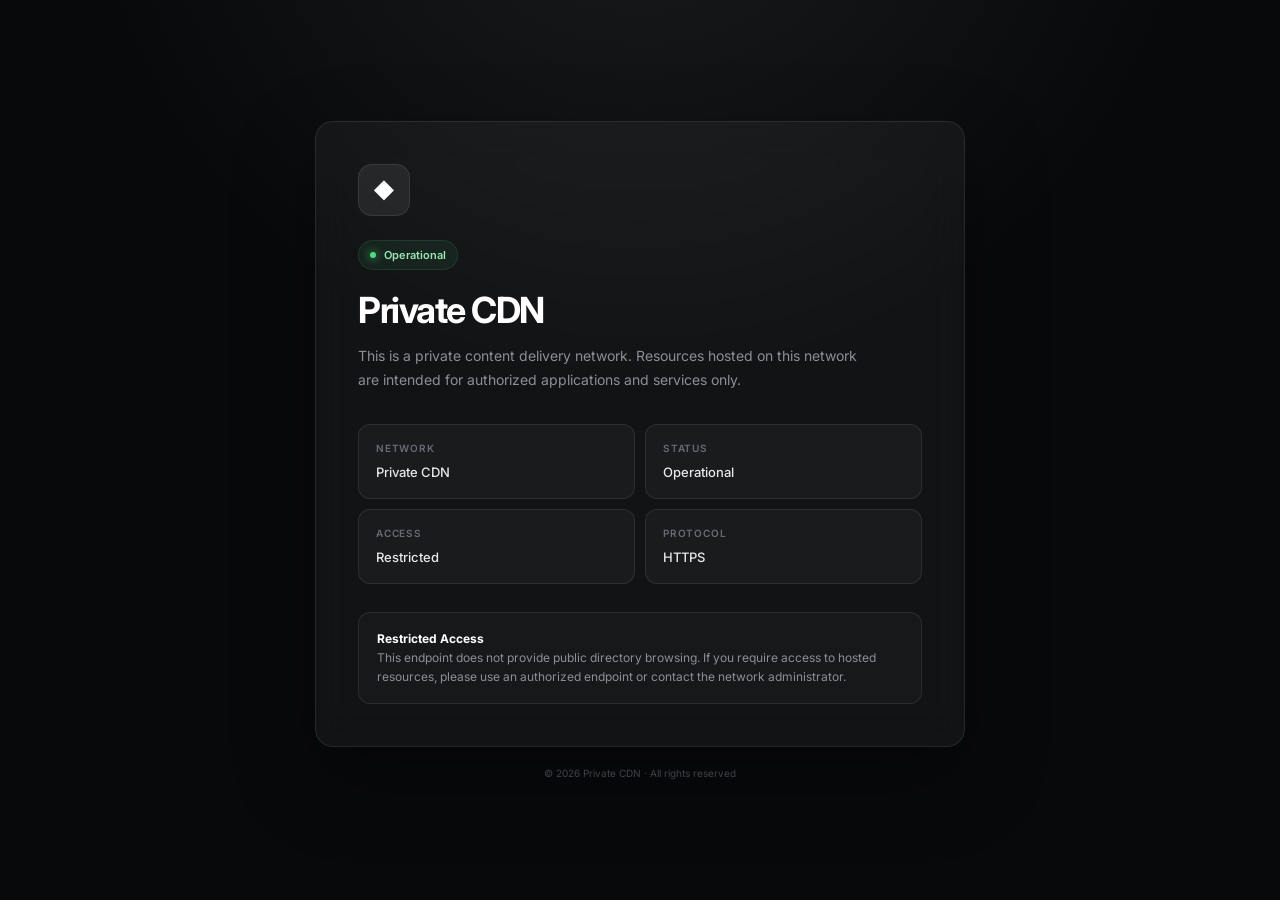
<file: drive/index.html>
<!DOCTYPE html>
<html lang="en">
<head>
    <meta charset="UTF-8">
    <meta name="viewport" content="width=device-width, initial-scale=1.0">

    <title>Private CDN</title>

    <link rel="preconnect" href="https://fonts.googleapis.com">
    <link rel="preconnect" href="https://fonts.gstatic.com" crossorigin>
    <link href="https://fonts.googleapis.com/css2?family=Inter:wght@400;500;600;700&display=swap" rel="stylesheet">

    <style>
        * {
            margin: 0;
            padding: 0;
            box-sizing: border-box;
        }

        :root {
            --background: #08090b;
            --card: rgba(255, 255, 255, 0.045);
            --border: rgba(255, 255, 255, 0.09);
            --text: #ffffff;
            --muted: #8b8f98;
            --green: #4ade80;
        }

        body {
            min-height: 100vh;
            display: flex;
            align-items: center;
            justify-content: center;

            padding: 25px;

            font-family: "Inter", sans-serif;
            color: var(--text);

            background:
                radial-gradient(
                    circle at 50% -20%,
                    rgba(255,255,255,.08),
                    transparent 45%
                ),
                var(--background);
        }

        .container {
            width: 100%;
            max-width: 650px;
        }

        .card {
            padding: 42px;

            background: var(--card);

            border: 1px solid var(--border);
            border-radius: 18px;

            backdrop-filter: blur(20px);
            -webkit-backdrop-filter: blur(20px);

            box-shadow:
                0 30px 80px rgba(0,0,0,.35);
        }

        .icon {
            width: 52px;
            height: 52px;

            display: flex;
            align-items: center;
            justify-content: center;

            margin-bottom: 24px;

            border-radius: 14px;

            background: rgba(255,255,255,.07);
            border: 1px solid var(--border);

            font-size: 21px;
        }

        .status {
            display: inline-flex;
            align-items: center;
            gap: 8px;

            margin-bottom: 18px;

            padding: 7px 11px;

            border-radius: 100px;

            background: rgba(74,222,128,.07);
            border: 1px solid rgba(74,222,128,.13);

            color: #9ae6b4;

            font-size: 11px;
            font-weight: 600;
        }

        .status-dot {
            width: 6px;
            height: 6px;

            border-radius: 50%;

            background: var(--green);
            box-shadow: 0 0 10px var(--green);
        }

        h1 {
            font-size: 36px;
            letter-spacing: -1.5px;
            margin-bottom: 12px;
        }

        .description {
            max-width: 500px;

            color: var(--muted);

            font-size: 14px;
            line-height: 1.7;

            margin-bottom: 32px;
        }

        .info {
            display: grid;
            grid-template-columns: repeat(2, 1fr);

            gap: 10px;

            margin-bottom: 28px;
        }

        .info-box {
            padding: 17px;

            background: rgba(255,255,255,.035);

            border: 1px solid var(--border);
            border-radius: 12px;
        }

        .label {
            display: block;

            margin-bottom: 7px;

            color: #676c76;

            font-size: 10px;
            font-weight: 600;

            text-transform: uppercase;
            letter-spacing: .8px;
        }

        .value {
            color: #e8e9eb;

            font-size: 13px;
            font-weight: 500;
        }

        .access {
            padding: 16px 18px;

            background: rgba(255,255,255,.025);

            border: 1px solid var(--border);
            border-radius: 12px;

            color: var(--muted);

            font-size: 12px;
            line-height: 1.6;
        }

        .access strong {
            color: #fff;
        }

        footer {
            margin-top: 20px;

            text-align: center;

            color: #4e525a;

            font-size: 10px;
        }

        @media (max-width: 550px) {

            .card {
                padding: 28px;
            }

            h1 {
                font-size: 29px;
            }

            .info {
                grid-template-columns: 1fr;
            }
        }
    </style>
</head>

<body>

    <main class="container">

        <section class="card">

            <div class="icon">
                ◆
            </div>

            <div class="status">
                <span class="status-dot"></span>
                Operational
            </div>

            <h1>Private CDN</h1>

            <p class="description">
                This is a private content delivery network.
                Resources hosted on this network are intended for
                authorized applications and services only.
            </p>

            <div class="info">

                <div class="info-box">
                    <span class="label">Network</span>
                    <span class="value">Private CDN</span>
                </div>

                <div class="info-box">
                    <span class="label">Status</span>
                    <span class="value">Operational</span>
                </div>

                <div class="info-box">
                    <span class="label">Access</span>
                    <span class="value">Restricted</span>
                </div>

                <div class="info-box">
                    <span class="label">Protocol</span>
                    <span class="value">HTTPS</span>
                </div>

            </div>

            <div class="access">
                <strong>Restricted Access</strong><br>
                This endpoint does not provide public directory
                browsing. If you require access to hosted resources,
                please use an authorized endpoint or contact the
                network administrator.
            </div>

        </section>

        <footer>
            © 2026 Private CDN · All rights reserved
        </footer>

    </main>

</body>
</html>
</file>
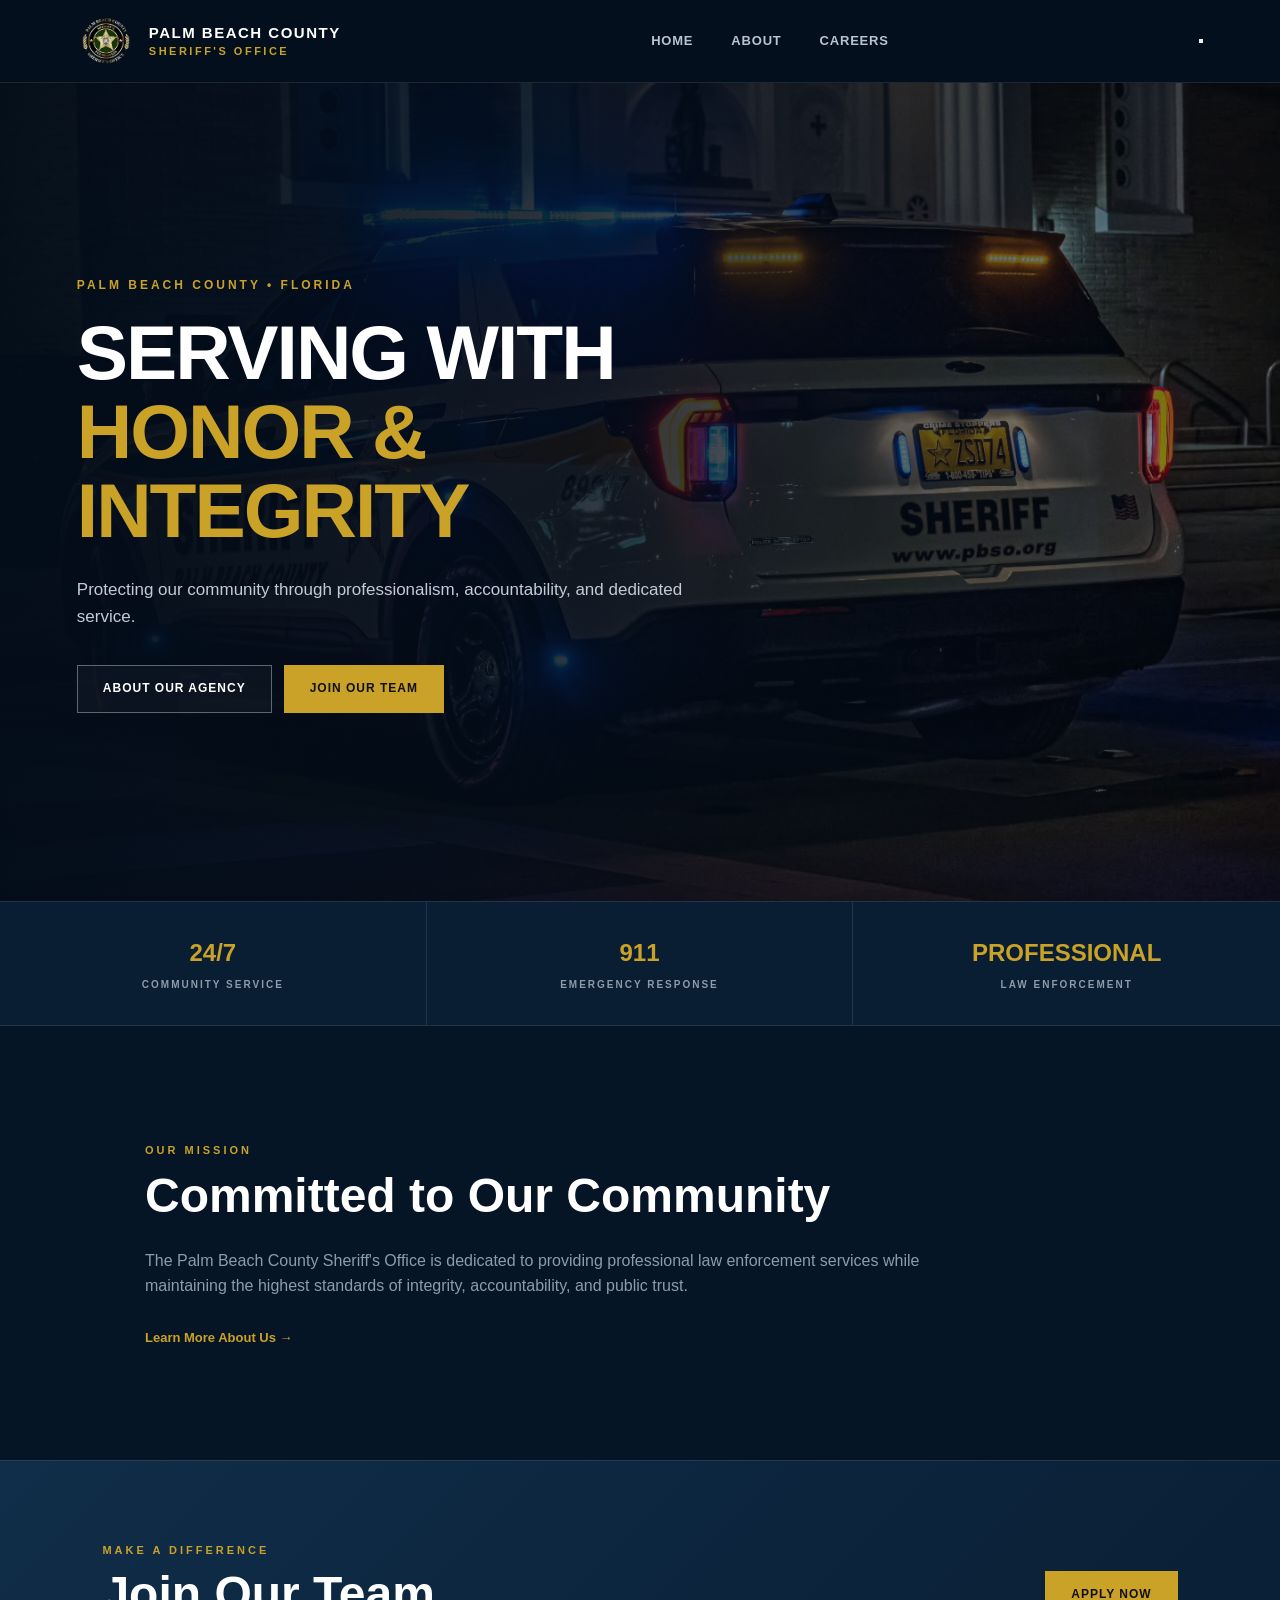
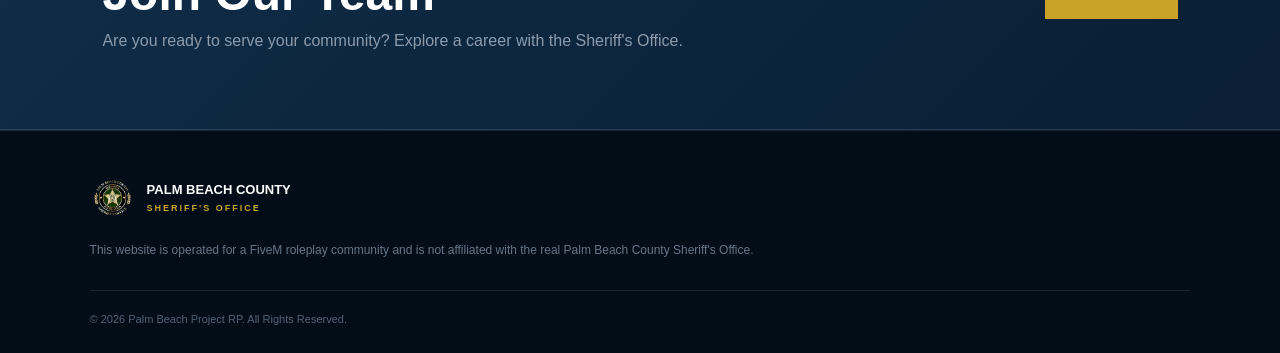
<file: pbso/index.html>
<!DOCTYPE html>
<html lang="en">
<head>
    <!-- ==============================
         BASIC META / SEO
    ============================== -->

    <meta charset="UTF-8">

    <meta
        name="viewport"
        content="width=device-width, initial-scale=1.0"
    >

    <title>
        Palm Beach County Sheriff's Office | Palm Beach Project RP
    </title>

    <meta
        name="description"
        content="Palm Beach Project RP's Palm Beach County Sheriff's Office. Join our FiveM roleplay community, explore department divisions, learn about our agency, and apply to join the team."
    >

    <meta
        name="keywords"
        content="Palm Beach Project RP, Palm Beach County Sheriff's Office, PBSO, FiveM, FiveM RP, FiveM Roleplay, police roleplay, sheriff roleplay, law enforcement, Florida RP"
    >

    <meta
        name="author"
        content="Palm Beach Project RP"
    >

    <meta
        name="robots"
        content="index, follow"
    >

    <meta
        name="language"
        content="English"
    >

    <meta
        name="theme-color"
        content="#061525"
    >


    <!-- ==============================
         FAVICON
    ============================== -->

    <link
        rel="icon"
        type="image/png"
        href="https://pbpc.online/pbso/assets/pbso.png"
    >

    <link
        rel="apple-touch-icon"
        href="https://pbpc.online/pbso/assets/pbso.png"
    >


    <!-- ==============================
         CANONICAL
    ============================== -->

    <link
        rel="canonical"
        href="https://pbpc.online/pbso/"
    >


    <!-- ==============================
         OPEN GRAPH / DISCORD
    ============================== -->

    <meta
        property="og:type"
        content="website"
    >

    <meta
        property="og:title"
        content="Palm Beach County Sheriff's Office | Palm Beach Project RP"
    >

    <meta
        property="og:description"
        content="Join Palm Beach Project RP's FiveM law enforcement community. Explore the PBSO roleplay agency, divisions, recruitment, and department opportunities."
    >

    <meta
        property="og:url"
        content="https://pbpc.online/pbso/"
    >

    <meta
        property="og:site_name"
        content="Palm Beach Project RP"
    >

    <meta
        property="og:image"
        content="https://pbpc.online/pbso/assets/pbso.png"
    >

    <meta
        property="og:image:alt"
        content="Palm Beach Project RP - Palm Beach County Sheriff's Office"
    >


    <!-- ==============================
         TWITTER / X
    ============================== -->

    <meta
        name="twitter:card"
        content="summary_large_image"
    >

    <meta
        name="twitter:title"
        content="Palm Beach County Sheriff's Office | Palm Beach Project RP"
    >

    <meta
        name="twitter:description"
        content="Join Palm Beach Project RP's FiveM law enforcement community."
    >

    <meta
        name="twitter:image"
        content="https://pbpc.online/pbso/assets/pbso.png"
    >


    <!-- ==============================
         STRUCTURED DATA
    ============================== -->

    <script type="application/ld+json">
    {
        "@context": "https://schema.org",
        "@type": "Organization",
        "name": "Palm Beach Project RP",
        "description": "Palm Beach County Sheriff's Office FiveM roleplay community.",
        "url": "https://pbpc.online/pbso/",
        "logo": "https://pbpc.online/pbso/assets/pbso.png"
    }
    </script>


    <!-- ==============================
         STYLESHEET
    ============================== -->

    <link
        rel="stylesheet"
        href="css/style.css"
    >

</head>

<body>

<header class="navbar">

    <a href="index.html" class="brand">
        <div class="brand-logo"></div>

        <div class="brand-text">
            <strong>PALM BEACH COUNTY</strong>
            <span>SHERIFF'S OFFICE</span>
        </div>
    </a>

    <nav>
        <a href="index">Home</a>
        <a href="about">About</a>
        <a href="careers">Careers</a>
    </nav>

</header>


<section class="hero">

    <div class="hero-overlay"></div>

    <div class="hero-content">

        <span class="hero-label">
            PALM BEACH COUNTY • FLORIDA
        </span>

        <h1>
            SERVING WITH<br>
            <span>HONOR & INTEGRITY</span>
        </h1>

        <p>
            Protecting our community through professionalism,
            accountability, and dedicated service.
        </p>

        <div class="hero-buttons">

            <a href="about.html" class="btn btn-outline">
                About Our Agency
            </a>

            <a href="careers.html" class="btn btn-gold">
                Join Our Team
            </a>

        </div>

    </div>

</section>


<section class="stats">

    <div>
        <strong>24/7</strong>
        <span>COMMUNITY SERVICE</span>
    </div>

    <div>
        <strong>911</strong>
        <span>EMERGENCY RESPONSE</span>
    </div>

    <div>
        <strong>PROFESSIONAL</strong>
        <span>LAW ENFORCEMENT</span>
    </div>

</section>


<section class="home-section">

    <div class="section-heading">

        <span>OUR MISSION</span>

        <h2>Committed to Our Community</h2>

    </div>

    <p>
        The Palm Beach County Sheriff's Office is dedicated to
        providing professional law enforcement services while
        maintaining the highest standards of integrity,
        accountability, and public trust.
    </p>

    <a href="about.html" class="text-link">
        Learn More About Us →
    </a>

</section>


<section class="recruitment">

    <div>

        <span>MAKE A DIFFERENCE</span>

        <h2>Join Our Team</h2>

        <p>
            Are you ready to serve your community?
            Explore a career with the Sheriff's Office.
        </p>

    </div>

    <a href="careers.html" class="btn btn-gold">
        Apply Now
    </a>

</section>


<footer id="contact">

    <div class="footer-brand">

        <div class="brand-logo"></div>

        <div>
            <strong>PALM BEACH COUNTY</strong>
            <span>SHERIFF'S OFFICE</span>
        </div>

    </div>

    <p>
        This website is operated for a FiveM roleplay community
        and is not affiliated with the real Palm Beach County
        Sheriff's Office.
    </p>

    <div class="footer-bottom">
        © 2026 Palm Beach Project RP. All Rights Reserved.
    </div>

</footer>


<script src="js/script.js"></script>

</body>
</html>
</file>
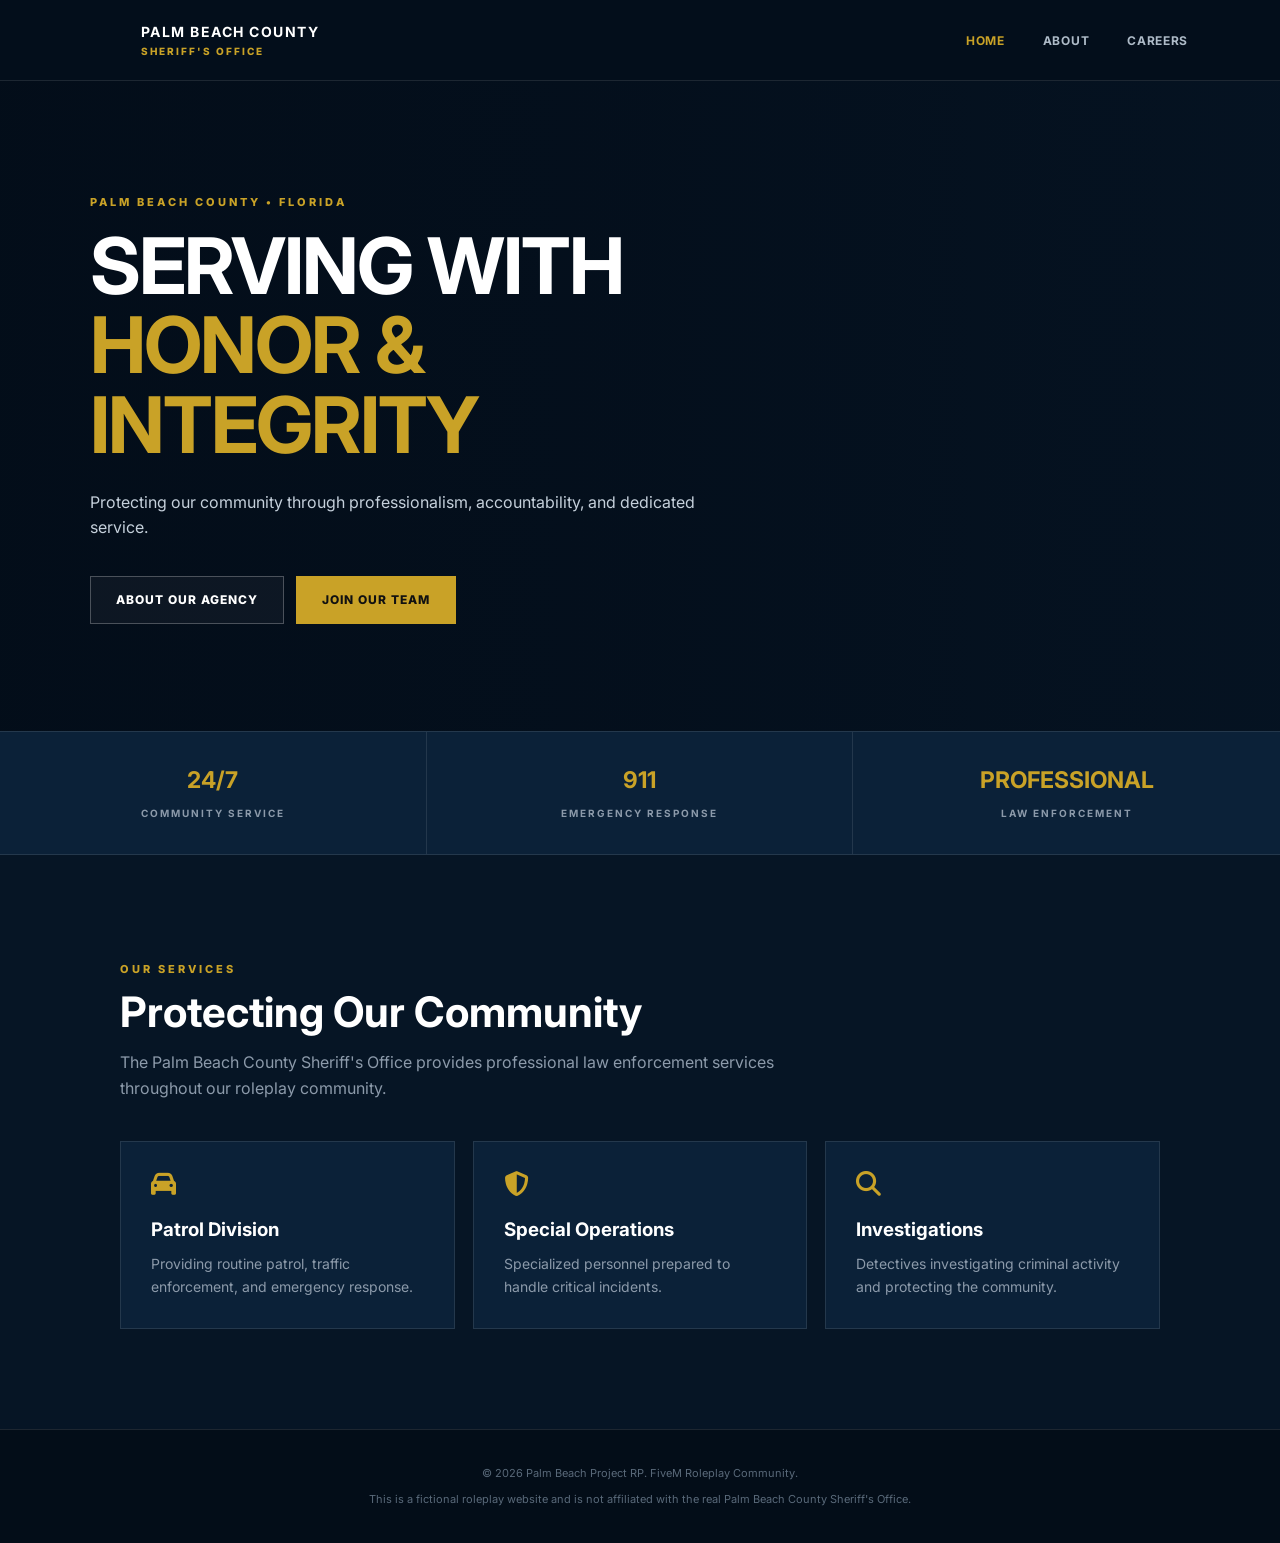
<file: pbso/assets/index.html>
<!DOCTYPE html>
<html lang="en">
<head>
    <meta charset="UTF-8">
    <meta name="viewport" content="width=device-width, initial-scale=1.0">

    <title>Palm Beach County Sheriff's Office</title>

    <!-- Google Font CDN -->
    <link rel="preconnect" href="https://fonts.googleapis.com">
    <link rel="preconnect" href="https://fonts.gstatic.com" crossorigin>
    <link
        href="https://fonts.googleapis.com/css2?family=Inter:wght@400;500;600;700;800&display=swap"
        rel="stylesheet"
    >

    <!-- Font Awesome CDN -->
    <link
        rel="stylesheet"
        href="https://cdnjs.cloudflare.com/ajax/libs/font-awesome/6.7.2/css/all.min.css"
    >

    <style>

        /* ==============================
           CONFIGURATION
        ============================== */

        :root {
            --logo: url("https://placehold.co/500x500/png?text=PBSO");
            --background: url("https://images.unsplash.com/photo-1497366811353-6870744d04b2?auto=format&fit=crop&w=2000&q=80");

            --navy: #061525;
            --navy-light: #0b2138;
            --navy-card: #0d2943;

            --gold: #c9a227;
            --gold-light: #e1c45a;

            --white: #ffffff;
            --text: #d8e0e8;
            --muted: #8c9aaa;

            --border: rgba(255,255,255,.10);
        }


        /* ==============================
           RESET
        ============================== */

        * {
            margin: 0;
            padding: 0;
            box-sizing: border-box;
        }

        html {
            scroll-behavior: smooth;
        }

        body {
            font-family: "Inter", sans-serif;
            background: var(--navy);
            color: var(--text);
            line-height: 1.6;
        }

        a {
            text-decoration: none;
            color: inherit;
        }

        button,
        input,
        select,
        textarea {
            font-family: inherit;
        }


        /* ==============================
           NAVIGATION
        ============================== */

        header {
            position: sticky;
            top: 0;
            z-index: 1000;

            display: flex;
            justify-content: space-between;
            align-items: center;

            padding: 14px 6%;

            background: rgba(4, 15, 27, .97);
            border-bottom: 1px solid var(--border);
            backdrop-filter: blur(12px);
        }

        .brand {
            display: flex;
            align-items: center;
            gap: 12px;
        }

        .logo {
            width: 52px;
            height: 52px;

            background-image: var(--logo);
            background-size: contain;
            background-position: center;
            background-repeat: no-repeat;
        }

        .brand-text strong {
            display: block;
            color: var(--white);
            font-size: 14px;
            letter-spacing: 1.5px;
        }

        .brand-text span {
            display: block;
            color: var(--gold);
            font-size: 10px;
            font-weight: 800;
            letter-spacing: 2px;
        }

        nav {
            display: flex;
            gap: 8px;
        }

        nav button {
            border: 0;
            background: transparent;
            color: #aebbc8;

            padding: 10px 15px;

            cursor: pointer;

            font-size: 12px;
            font-weight: 700;
            text-transform: uppercase;
            letter-spacing: .7px;

            transition: .2s;
        }

        nav button:hover,
        nav button.active {
            color: var(--gold);
        }


        /* ==============================
           PAGES
        ============================== */

        .page {
            display: none;
        }

        .page.active {
            display: block;
        }


        /* ==============================
           HERO
        ============================== */

        .hero {
            min-height: 650px;

            position: relative;

            display: flex;
            align-items: center;

            background:
                linear-gradient(
                    90deg,
                    rgba(3,13,25,.96),
                    rgba(3,13,25,.72),
                    rgba(3,13,25,.30)
                ),
                var(--background);

            background-size: cover;
            background-position: center;
        }

        .hero-content {
            position: relative;
            z-index: 2;

            max-width: 800px;
            padding: 80px 7%;
        }

        .eyebrow {
            color: var(--gold);
            font-size: 11px;
            font-weight: 800;
            letter-spacing: 3px;
        }

        .hero h1 {
            margin-top: 12px;

            color: var(--white);

            font-size: clamp(42px, 7vw, 78px);
            line-height: 1.02;
            letter-spacing: -2px;
        }

        .hero h1 span {
            color: var(--gold);
        }

        .hero p {
            max-width: 650px;

            margin: 25px 0 35px;

            color: #c5d0db;
            font-size: 16px;
        }


        /* ==============================
           BUTTONS
        ============================== */

        .buttons {
            display: flex;
            gap: 12px;
            flex-wrap: wrap;
        }

        .btn {
            display: inline-flex;
            justify-content: center;
            align-items: center;

            min-height: 48px;

            padding: 0 25px;

            border: 1px solid transparent;

            cursor: pointer;

            font-size: 12px;
            font-weight: 800;
            text-transform: uppercase;
            letter-spacing: 1px;

            transition: .2s;
        }

        .gold {
            background: var(--gold);
            color: #111;
        }

        .gold:hover {
            background: var(--gold-light);
            transform: translateY(-2px);
        }

        .outline {
            border-color: rgba(255,255,255,.25);
            color: white;
            background: rgba(255,255,255,.04);
        }

        .outline:hover {
            border-color: var(--gold);
            color: var(--gold);
        }


        /* ==============================
           STATS
        ============================== */

        .stats {
            display: grid;
            grid-template-columns: repeat(3, 1fr);

            background: var(--navy-light);

            border-top: 1px solid var(--border);
            border-bottom: 1px solid var(--border);
        }

        .stat {
            padding: 30px;
            text-align: center;

            border-right: 1px solid var(--border);
        }

        .stat:last-child {
            border: 0;
        }

        .stat strong {
            display: block;
            color: var(--gold);
            font-size: 23px;
        }

        .stat span {
            color: var(--muted);
            font-size: 10px;
            font-weight: 700;
            letter-spacing: 2px;
        }


        /* ==============================
           SECTIONS
        ============================== */

        .section {
            max-width: 1100px;
            margin: auto;

            padding: 100px 30px;
        }

        .section-title {
            margin-bottom: 40px;
        }

        .section-title h2 {
            margin-top: 8px;

            color: white;

            font-size: 42px;
            line-height: 1.1;
        }

        .section-title p {
            max-width: 700px;
            margin-top: 15px;
            color: var(--muted);
        }


        /* ==============================
           CARDS
        ============================== */

        .cards {
            display: grid;
            grid-template-columns: repeat(3, 1fr);
            gap: 18px;
        }

        .card {
            padding: 30px;

            background: var(--navy-light);

            border: 1px solid var(--border);

            transition: .2s;
        }

        .card:hover {
            transform: translateY(-5px);
            border-color: rgba(201,162,39,.4);
        }

        .card i {
            color: var(--gold);
            font-size: 25px;
            margin-bottom: 18px;
        }

        .card h3 {
            color: white;
            margin-bottom: 8px;
        }

        .card p {
            color: var(--muted);
            font-size: 14px;
        }


        /* ==============================
           CAREERS
        ============================== */

        .application {
            max-width: 900px;
            margin: auto;
            padding: 80px 25px;
        }

        .application-box {
            background: var(--navy-light);
            border: 1px solid var(--border);
        }

        .form-section {
            padding: 30px;
            border-bottom: 1px solid var(--border);
        }

        .form-section h3 {
            color: white;
            margin-bottom: 20px;
        }

        .form-grid {
            display: grid;
            grid-template-columns: repeat(2, 1fr);
            gap: 18px;
        }

        .field {
            margin-bottom: 18px;
        }

        .field label {
            display: block;

            margin-bottom: 7px;

            color: #c7d0da;

            font-size: 11px;
            font-weight: 700;
            text-transform: uppercase;
        }

        .field input,
        .field select,
        .field textarea {
            width: 100%;

            padding: 13px 14px;

            background: #061525;

            border: 1px solid var(--border);

            outline: none;

            color: white;

            font-size: 14px;
        }

        .field textarea {
            min-height: 130px;
            resize: vertical;
        }

        .field input:focus,
        .field select:focus,
        .field textarea:focus {
            border-color: var(--gold);
        }

        .agreement {
            display: flex;
            gap: 10px;

            color: var(--muted);

            font-size: 13px;
        }

        .agreement input {
            accent-color: var(--gold);
        }

        .submit {
            margin: 25px 30px 30px;
        }


        /* ==============================
           SUCCESS
        ============================== */

        .success {
            display: none;

            padding: 70px 30px;

            text-align: center;
        }

        .success.show {
            display: block;
        }

        .success i {
            color: #50c878;
            font-size: 55px;
            margin-bottom: 20px;
        }

        .success h2 {
            color: white;
            margin-bottom: 10px;
        }

        .success p {
            color: var(--muted);
            margin-bottom: 25px;
        }


        /* ==============================
           FOOTER
        ============================== */

        footer {
            padding: 35px 7%;

            background: #030d18;

            border-top: 1px solid var(--border);

            text-align: center;
        }

        footer p {
            color: #596979;
            font-size: 11px;
        }


        /* ==============================
           MOBILE
        ============================== */

        @media (max-width: 800px) {

            header {
                flex-direction: column;
                gap: 12px;
            }

            nav {
                width: 100%;
                justify-content: center;
                flex-wrap: wrap;
            }

            .stats {
                grid-template-columns: 1fr;
            }

            .stat {
                border-right: 0;
                border-bottom: 1px solid var(--border);
            }

            .cards {
                grid-template-columns: 1fr;
            }

            .form-grid {
                grid-template-columns: 1fr;
            }

            .hero-content {
                padding: 70px 25px;
            }

            .buttons {
                flex-direction: column;
            }

            .buttons .btn {
                width: 100%;
            }

        }

    </style>
</head>

<body>


<!-- ==============================
     HEADER
============================== -->

<header>

    <a href="#" class="brand" onclick="showPage('home')">

        <div class="logo"></div>

        <div class="brand-text">

            <strong>
                PALM BEACH COUNTY
            </strong>

            <span>
                SHERIFF'S OFFICE
            </span>

        </div>

    </a>


    <nav>

        <button
            class="active"
            onclick="showPage('home', this)"
        >
            Home
        </button>

        <button
            onclick="showPage('about', this)"
        >
            About
        </button>

        <button
            onclick="showPage('careers', this)"
        >
            Careers
        </button>

    </nav>

</header>


<!-- ==============================
     HOME
============================== -->

<main id="home" class="page active">

    <section class="hero">

        <div class="hero-content">

            <span class="eyebrow">
                PALM BEACH COUNTY • FLORIDA
            </span>

            <h1>
                SERVING WITH
                <span>
                    HONOR & INTEGRITY
                </span>
            </h1>

            <p>
                Protecting our community through professionalism,
                accountability, and dedicated service.
            </p>


            <div class="buttons">

                <button
                    class="btn outline"
                    onclick="showPage('about')"
                >
                    About Our Agency
                </button>

                <button
                    class="btn gold"
                    onclick="showPage('careers')"
                >
                    Join Our Team
                </button>

            </div>

        </div>

    </section>


    <section class="stats">

        <div class="stat">
            <strong>24/7</strong>
            <span>COMMUNITY SERVICE</span>
        </div>

        <div class="stat">
            <strong>911</strong>
            <span>EMERGENCY RESPONSE</span>
        </div>

        <div class="stat">
            <strong>PROFESSIONAL</strong>
            <span>LAW ENFORCEMENT</span>
        </div>

    </section>


    <section class="section">

        <div class="section-title">

            <span class="eyebrow">
                OUR SERVICES
            </span>

            <h2>
                Protecting Our Community
            </h2>

            <p>
                The Palm Beach County Sheriff's Office provides
                professional law enforcement services throughout
                our roleplay community.
            </p>

        </div>


        <div class="cards">

            <div class="card">

                <i class="fa-solid fa-car"></i>

                <h3>
                    Patrol Division
                </h3>

                <p>
                    Providing routine patrol, traffic enforcement,
                    and emergency response.
                </p>

            </div>


            <div class="card">

                <i class="fa-solid fa-shield-halved"></i>

                <h3>
                    Special Operations
                </h3>

                <p>
                    Specialized personnel prepared to handle
                    critical incidents.
                </p>

            </div>


            <div class="card">

                <i class="fa-solid fa-magnifying-glass"></i>

                <h3>
                    Investigations
                </h3>

                <p>
                    Detectives investigating criminal activity and
                    protecting the community.
                </p>

            </div>

        </div>

    </section>

</main>


<!-- ==============================
     ABOUT
============================== -->

<section id="about" class="page">

    <div class="section">

        <div class="section-title">

            <span class="eyebrow">
                OUR AGENCY
            </span>

            <h2>
                About Us
            </h2>

            <p>
                The Palm Beach County Sheriff's Office is committed
                to professional service, integrity, and public safety.
            </p>

        </div>


        <div class="cards">

            <div class="card">

                <i class="fa-solid fa-building-shield"></i>

                <h3>
                    Our Mission
                </h3>

                <p>
                    Protect life and property while maintaining
                    professionalism and public trust.
                </p>

            </div>


            <div class="card">

                <i class="fa-solid fa-handshake"></i>

                <h3>
                    Community
                </h3>

                <p>
                    Working with residents and fellow agencies
                    to create a safer community.
                </p>

            </div>


            <div class="card">

                <i class="fa-solid fa-star"></i>

                <h3>
                    Our Values
                </h3>

                <p>
                    Integrity, accountability, professionalism,
                    respect, and dedication.
                </p>

            </div>

        </div>


        <div style="margin-top:50px;">

            <button
                class="btn gold"
                onclick="showPage('careers')"
            >
                Join Our Team
            </button>

        </div>

    </div>

</section>


<!-- ==============================
     CAREERS
============================== -->

<section id="careers" class="page">

    <div class="application">

        <div class="section-title">

            <span class="eyebrow">
                RECRUITMENT
            </span>

            <h2>
                Join Our Team
            </h2>

            <p>
                Complete the application below to begin your
                career with the department.
            </p>

        </div>


        <div class="application-box">

            <form id="applicationForm">


                <div class="form-section">

                    <h3>
                        Personal Information
                    </h3>


                    <div class="form-grid">

                        <div class="field">

                            <label>
                                First Name
                            </label>

                            <input
                                type="text"
                                name="firstName"
                                required
                            >

                        </div>


                        <div class="field">

                            <label>
                                Last Name
                            </label>

                            <input
                                type="text"
                                name="lastName"
                                required
                            >

                        </div>


                        <div class="field">

                            <label>
                                Discord Username
                            </label>

                            <input
                                type="text"
                                name="discord"
                                placeholder="username"
                                required
                            >

                        </div>


                        <div class="field">

                            <label>
                                Age
                            </label>

                            <input
                                type="number"
                                name="age"
                                min="13"
                                max="100"
                                required
                            >

                        </div>

                    </div>

                </div>


                <div class="form-section">

                    <h3>
                        Application
                    </h3>


                    <div class="form-grid">

                        <div class="field">

                            <label>
                                Position
                            </label>

                            <select
                                name="position"
                                required
                            >

                                <option value="">
                                    Select Position
                                </option>

                                <option>
                                    Deputy Sheriff
                                </option>

                                <option>
                                    Communications
                                </option>

                                <option>
                                    Corrections
                                </option>

                                <option>
                                    Civilian
                                </option>

                            </select>

                        </div>


                        <div class="field">

                            <label>
                                RP Experience
                            </label>

                            <select
                                name="experience"
                                required
                            >

                                <option value="">
                                    Select Experience
                                </option>

                                <option>
                                    None
                                </option>

                                <option>
                                    Less than 1 year
                                </option>

                                <option>
                                    1-3 years
                                </option>

                                <option>
                                    3+ years
                                </option>

                            </select>

                        </div>

                    </div>


                    <div class="field">

                        <label>
                            Why do you want to join?
                        </label>

                        <textarea
                            name="reason"
                            required
                        ></textarea>

                    </div>


                    <div class="field">

                        <label>
                            What makes you a good candidate?
                        </label>

                        <textarea
                            name="qualities"
                            required
                        ></textarea>

                    </div>


                    <div class="field">

                        <label>
                            Previous Department Experience
                        </label>

                        <textarea
                            name="previous"
                            placeholder="List any previous FiveM departments."
                        ></textarea>

                    </div>

                </div>


                <div class="form-section">

                    <label class="agreement">

                        <input
                            type="checkbox"
                            required
                        >

                        <span>
                            I certify that the information provided
                            is accurate and understand this is a
                            FiveM roleplay application.
                        </span>

                    </label>

                </div>


                <button
                    type="submit"
                    class="btn gold submit"
                >
                    <i class="fa-solid fa-paper-plane"></i>
                    &nbsp; Submit Application
                </button>

            </form>


            <div
                id="success"
                class="success"
            >

                <i class="fa-solid fa-circle-check"></i>

                <h2>
                    Application Submitted
                </h2>

                <p>
                    Your application has been sent to department
                    recruitment staff.
                </p>

                <button
                    class="btn gold"
                    onclick="showPage('home')"
                >
                    Return Home
                </button>

            </div>

        </div>

    </div>

</section>


<!-- ==============================
     FOOTER
============================== -->

<footer>

    <p>
        © 2026 Palm Beach Project RP.
        FiveM Roleplay Community.
    </p>

    <p style="margin-top:8px;">
        This is a fictional roleplay website and is not affiliated
        with the real Palm Beach County Sheriff's Office.
    </p>

</footer>


<script>

    /* =========================================
       DISCORD WEBHOOK
       ========================================= */

    const DISCORD_WEBHOOK =
        "PASTE_YOUR_DISCORD_WEBHOOK_HERE";


    /* =========================================
       PAGE NAVIGATION
       ========================================= */

    function showPage(pageID, button) {

        document
            .querySelectorAll(".page")
            .forEach(page => {
                page.classList.remove("active");
            });


        const page =
            document.getElementById(pageID);


        if (page) {
            page.classList.add("active");
        }


        document
            .querySelectorAll("nav button")
            .forEach(btn => {
                btn.classList.remove("active");
            });


        if (button) {
            button.classList.add("active");
        }


        window.scrollTo({
            top: 0,
            behavior: "smooth"
        });

    }


    /* =========================================
       APPLICATION
       ========================================= */

    document
        .getElementById("applicationForm")
        .addEventListener("submit", async function(event) {

            event.preventDefault();


            const form =
                event.target;


            const button =
                form.querySelector(".submit");


            button.disabled = true;

            button.innerHTML =
                '<i class="fa-solid fa-spinner fa-spin"></i> SUBMITTING...';


            const data =
                new FormData(form);


            const firstName =
                data.get("firstName");

            const lastName =
                data.get("lastName");

            const discord =
                data.get("discord");

            const age =
                data.get("age");

            const position =
                data.get("position");

            const experience =
                data.get("experience");

            const reason =
                data.get("reason");

            const qualities =
                data.get("qualities");

            const previous =
                data.get("previous");


            const applicationID =
                "PBSO-" +
                Math.random()
                    .toString(36)
                    .substring(2, 10)
                    .toUpperCase();


            const payload = {

                username:
                    "PBSO Recruitment",

                embeds: [

                    {

                        title:
                            "🚔 New PBSO Department Application",

                        description:
                            "A new application has been submitted through the Palm Beach Project recruitment portal.",

                        color:
                            0xC9A227,

                        fields: [

                            {
                                name:
                                    "👤 Applicant",

                                value:
                                    `**Name:** ${firstName} ${lastName}\n` +
                                    `**Age:** ${age}\n` +
                                    `**Discord:** ${discord}`,

                                inline: false
                            },

                            {
                                name:
                                    "🎖️ Position",

                                value:
                                    position,

                                inline: true
                            },

                            {
                                name:
                                    "📋 RP Experience",

                                value:
                                    experience,

                                inline: true
                            },

                            {
                                name:
                                    "❓ Why do you want to join?",

                                value:
                                    reason.substring(0, 1024),

                                inline: false
                            },

                            {
                                name:
                                    "⭐ What makes you a good candidate?",

                                value:
                                    qualities.substring(0, 1024),

                                inline: false
                            },

                            {
                                name:
                                    "🚔 Previous Department Experience",

                                value:
                                    previous
                                        ? previous.substring(0, 1024)
                                        : "None provided.",

                                inline: false
                            },

                            {
                                name:
                                    "🆔 Application ID",

                                value:
                                    `\`${applicationID}\``,

                                inline: true
                            },

                            {
                                name:
                                    "📌 Status",

                                value:
                                    "🟡 Pending Review",

                                inline: true
                            }

                        ],

                        footer: {

                            text:
                                "Palm Beach Project RP • PBSO Recruitment"

                        },

                        timestamp:
                            new Date().toISOString()

                    }

                ]

            };


            try {

                const response =
                    await fetch(
                        DISCORD_WEBHOOK,
                        {
                            method: "POST",

                            headers: {
                                "Content-Type":
                                    "application/json"
                            },

                            body:
                                JSON.stringify(payload)
                        }
                    );


                if (!response.ok) {

                    throw new Error(
                        "Discord webhook failed"
                    );

                }


                form.style.display =
                    "none";


                document
                    .getElementById("success")
                    .classList.add("show");


            } catch (error) {

                console.error(error);


                alert(
                    "The application could not be submitted. " +
                    "Please try again."
                );


                button.disabled = false;

                button.innerHTML =
                    '<i class="fa-solid fa-paper-plane"></i> &nbsp; Submit Application';

            }

        });

</script>

</body>
</html>
</file>
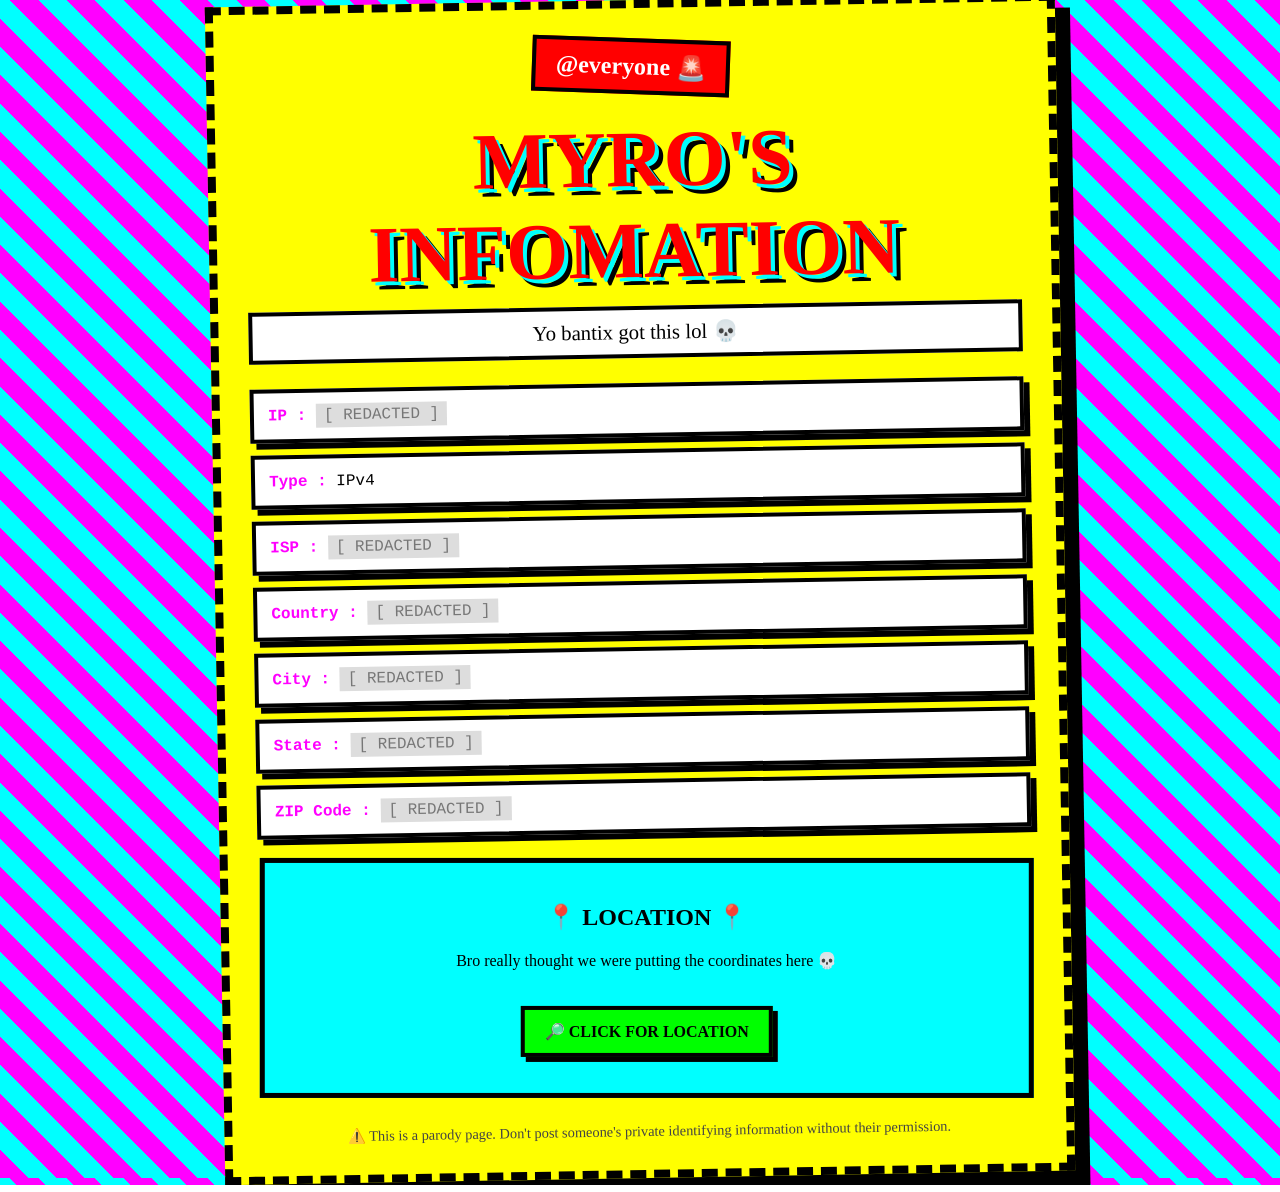
<file: bitch/ass/nigga/femboys/are/cool/easton/andrew/bollman/index.html>
<!DOCTYPE html>
<html lang="en">
<head>
    <meta charset="UTF-8">
    <meta name="viewport" content="width=device-width, initial-scale=1.0">

    <title>MYRO'S VERY SERIOUS INFORMATION</title>

    <style>
        * {
            box-sizing: border-box;
        }

        body {
            margin: 0;
            min-height: 100vh;
            font-family: "Comic Sans MS", "Trebuchet MS", cursive;
            background:
                repeating-linear-gradient(
                    45deg,
                    #ff00ff 0px,
                    #ff00ff 20px,
                    #00ffff 20px,
                    #00ffff 40px
                );
            display: flex;
            justify-content: center;
            align-items: center;
            overflow-x: hidden;
        }

        .container {
            width: min(850px, 92%);
            background: #ffff00;
            border: 8px dashed #000;
            box-shadow: 15px 15px 0 #000;
            padding: 30px;
            text-align: center;
            transform: rotate(-1deg);
            animation: wobble 2s infinite ease-in-out;
        }

        @keyframes wobble {
            0%, 100% {
                transform: rotate(-1deg);
            }

            50% {
                transform: rotate(1deg);
            }
        }

        h1 {
            font-size: clamp(2rem, 7vw, 5rem);
            margin: 0 0 10px;
            color: red;
            text-shadow:
                4px 4px #00ffff,
                8px 8px #000;
            animation: stupid 0.7s infinite alternate;
        }

        @keyframes stupid {
            from {
                transform: scale(1);
            }

            to {
                transform: scale(1.08) rotate(2deg);
            }
        }

        .subtitle {
            font-size: 1.3rem;
            background: #fff;
            border: 4px solid #000;
            padding: 10px;
            margin-bottom: 25px;
        }

        .everyone {
            display: inline-block;
            background: red;
            color: white;
            padding: 10px 20px;
            border: 4px solid #000;
            font-size: 1.5rem;
            font-weight: bold;
            transform: rotate(3deg);
            margin-bottom: 20px;
        }

        .info {
            display: grid;
            gap: 12px;
            text-align: left;
        }

        .row {
            background: white;
            border: 4px solid #000;
            padding: 14px;
            font-family: monospace;
            font-size: 1rem;
            box-shadow: 6px 6px 0 #000;
            transition: 0.2s;
        }

        .row:hover {
            transform: translateX(8px) rotate(-1deg);
            background: #00ff00;
        }

        .label {
            font-weight: bold;
            color: #ff00ff;
        }

        .redacted {
            color: #777;
            background: #ddd;
            padding: 3px 8px;
            user-select: none;
        }

        .location {
            margin-top: 25px;
            background: #00ffff;
            border: 5px solid #000;
            padding: 20px;
            transform: rotate(1deg);
        }

        .location a {
            display: inline-block;
            margin-top: 12px;
            padding: 15px 25px;
            background: #ff00ff;
            color: white;
            border: 4px solid #000;
            text-decoration: none;
            font-size: 1.2rem;
            font-weight: bold;
            box-shadow: 6px 6px 0 #000;
            transition: 0.15s;
        }

        .location a:hover {
            transform: translate(5px, 5px);
            box-shadow: 1px 1px 0 #000;
        }

        .warning {
            margin-top: 25px;
            font-size: 0.9rem;
            color: #444;
        }

        .emoji {
            position: fixed;
            font-size: 35px;
            pointer-events: none;
            animation: fall linear forwards;
        }

        @keyframes fall {
            from {
                transform: translateY(-100px) rotate(0deg);
            }

            to {
                transform: translateY(110vh) rotate(720deg);
            }
        }

        button {
            margin-top: 20px;
            padding: 12px 20px;
            font-family: inherit;
            font-weight: bold;
            font-size: 1rem;
            background: #00ff00;
            border: 4px solid #000;
            cursor: pointer;
            box-shadow: 5px 5px #000;
        }

        button:active {
            transform: translate(5px, 5px);
            box-shadow: 0 0 #000;
        }
    </style>
</head>

<body>

    <main class="container">

        <div class="everyone">
            @everyone 🚨
        </div>

        <h1>MYRO'S INFOMATION</h1>

        <div class="subtitle">
            Yo bantix got this lol 💀
        </div>

        <section class="info">

            <div class="row">
                <span class="label">IP :</span>
                <span class="redacted">[ REDACTED ]</span>
            </div>

            <div class="row">
                <span class="label">Type :</span>
                IPv4
            </div>

            <div class="row">
                <span class="label">ISP :</span>
                <span class="redacted">[ REDACTED ]</span>
            </div>

            <div class="row">
                <span class="label">Country :</span>
                <span class="redacted">[ REDACTED ]</span>
            </div>

            <div class="row">
                <span class="label">City :</span>
                <span class="redacted">[ REDACTED ]</span>
            </div>

            <div class="row">
                <span class="label">State :</span>
                <span class="redacted">[ REDACTED ]</span>
            </div>

            <div class="row">
                <span class="label">ZIP Code :</span>
                <span class="redacted">[ REDACTED ]</span>
            </div>

        </section>

        <section class="location">
            <h2>📍 LOCATION 📍</h2>
            <p>Bro really thought we were putting the coordinates here 💀</p>

            <button onclick="fakeLocation()">
                🔎 CLICK FOR LOCATION
            </button>

            <p id="locationResult"></p>
        </section>

        <div class="warning">
            ⚠️ This is a parody page. Don't post someone's private identifying
            information without their permission.
        </div>

    </main>

    <script>
        const emojis = ["💀", "😭", "🗿", "🤡", "🔥", "💥", "😂", "🚨"];

        function spawnEmoji() {
            const emoji = document.createElement("div");

            emoji.className = "emoji";
            emoji.textContent =
                emojis[Math.floor(Math.random() * emojis.length)];

            emoji.style.left =
                Math.random() * 100 + "vw";

            emoji.style.animationDuration =
                (Math.random() * 3 + 2) + "s";

            document.body.appendChild(emoji);

            setTimeout(() => {
                emoji.remove();
            }, 5000);
        }

        setInterval(spawnEmoji, 700);

        function fakeLocation() {
            const result = document.getElementById("locationResult");

            result.textContent =
                "❌ ERROR: bro's location privileges have been revoked 💀";

            result.style.fontWeight = "bold";
            result.style.color = "red";

            setTimeout(() => {
                result.textContent =
                    "📍 Location successfully located: THE SHADOW REALM";
            }, 1800);
        }
    </script>

</body>
</html>
</file>
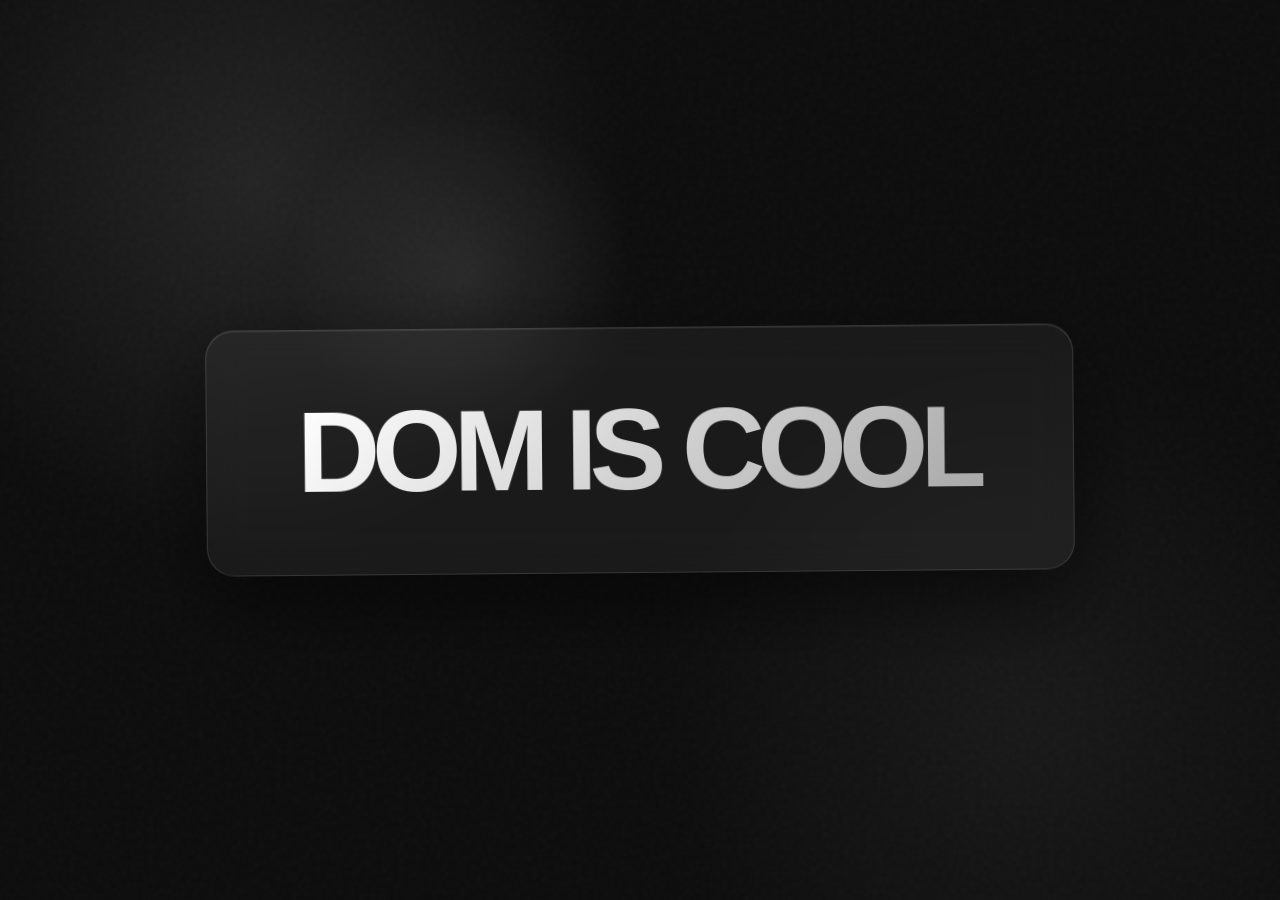
<file: bitch/ass/nigga/femboys/are/cool/easton/andrew/bollman/dom/index.html>
<!DOCTYPE html>
<html lang="en">
<head>
    <meta charset="UTF-8">
    <meta name="viewport" content="width=device-width, initial-scale=1.0">

    <title>DOM IS COOL</title>

    <style>
        * {
            box-sizing: border-box;
        }

        html,
        body {
            margin: 0;
            width: 100%;
            height: 100%;
        }

        body {
            display: flex;
            align-items: center;
            justify-content: center;
            overflow: hidden;

            background:
                radial-gradient(circle at 20% 20%, #242424 0%, transparent 30%),
                radial-gradient(circle at 80% 80%, #191919 0%, transparent 30%),
                #0d0d0d;

            color: #f5f5f5;
            font-family:
                Inter,
                -apple-system,
                BlinkMacSystemFont,
                "Segoe UI",
                sans-serif;
        }

        /* subtle grain */
        body::before {
            content: "";
            position: fixed;
            inset: 0;
            pointer-events: none;
            opacity: 0.035;

            background-image:
                url("data:image/svg+xml,%3Csvg viewBox='0 0 180 180' xmlns='http://www.w3.org/2000/svg'%3E%3Cfilter id='n'%3E%3CfeTurbulence type='fractalNoise' baseFrequency='.9' numOctaves='4' stitchTiles='stitch'/%3E%3C/filter%3E%3Crect width='100%25' height='100%25' filter='url(%23n)' opacity='.8'/%3E%3C/svg%3E");
        }

        .container {
            position: relative;
            text-align: center;
            padding: 70px 90px;

            border: 1px solid rgba(255, 255, 255, 0.12);
            border-radius: 28px;

            background: rgba(255, 255, 255, 0.045);
            backdrop-filter: blur(18px);

            box-shadow:
                0 30px 80px rgba(0, 0, 0, 0.55),
                inset 0 1px rgba(255, 255, 255, 0.08);

            transform: rotate(-0.5deg);
            transition:
                transform 0.35s ease,
                box-shadow 0.35s ease;
        }

        .container:hover {
            transform: rotate(0.5deg) translateY(-5px);

            box-shadow:
                0 40px 100px rgba(0, 0, 0, 0.65),
                inset 0 1px rgba(255, 255, 255, 0.12);
        }

        h1 {
            margin: 0;

            font-size: clamp(3rem, 9vw, 8rem);
            line-height: 0.9;
            letter-spacing: -0.07em;
            font-weight: 900;

            background: linear-gradient(
                135deg,
                #ffffff,
                #a8a8a8
            );

            -webkit-background-clip: text;
            background-clip: text;
            color: transparent;

            animation: float 4s ease-in-out infinite;
        }

        @keyframes float {
            0%,
            100% {
                transform: translateY(0) rotate(0deg);
            }

            50% {
                transform: translateY(-7px) rotate(-1deg);
            }
        }

        /* goofy little cursor-following glow */
        .glow {
            position: fixed;
            width: 350px;
            height: 350px;

            border-radius: 50%;

            background: radial-gradient(
                circle,
                rgba(255, 255, 255, 0.08),
                transparent 70%
            );

            pointer-events: none;
            transform: translate(-50%, -50%);

            transition:
                left 0.15s ease,
                top 0.15s ease;
        }

        @media (max-width: 600px) {
            .container {
                width: 90%;
                padding: 50px 25px;
                border-radius: 22px;
            }

            h1 {
                font-size: 20vw;
            }
        }
    </style>
</head>

<body>

    <div class="glow"></div>

    <main class="container">
        <h1>DOM IS COOL</h1>
    </main>

    <script>
        const glow = document.querySelector(".glow");

        document.addEventListener("mousemove", (event) => {
            glow.style.left = event.clientX + "px";
            glow.style.top = event.clientY + "px";
        });

        // Tiny bit of unnecessary silliness.
        document.querySelector("h1").addEventListener("click", () => {
            document.querySelector("h1").animate(
                [
                    { transform: "scale(1) rotate(0deg)" },
                    { transform: "scale(1.08) rotate(-2deg)" },
                    { transform: "scale(0.98) rotate(2deg)" },
                    { transform: "scale(1) rotate(0deg)" }
                ],
                {
                    duration: 500,
                    easing: "cubic-bezier(.2,.8,.2,1)"
                }
            );
        });
    </script>

</body>
</html>
</file>
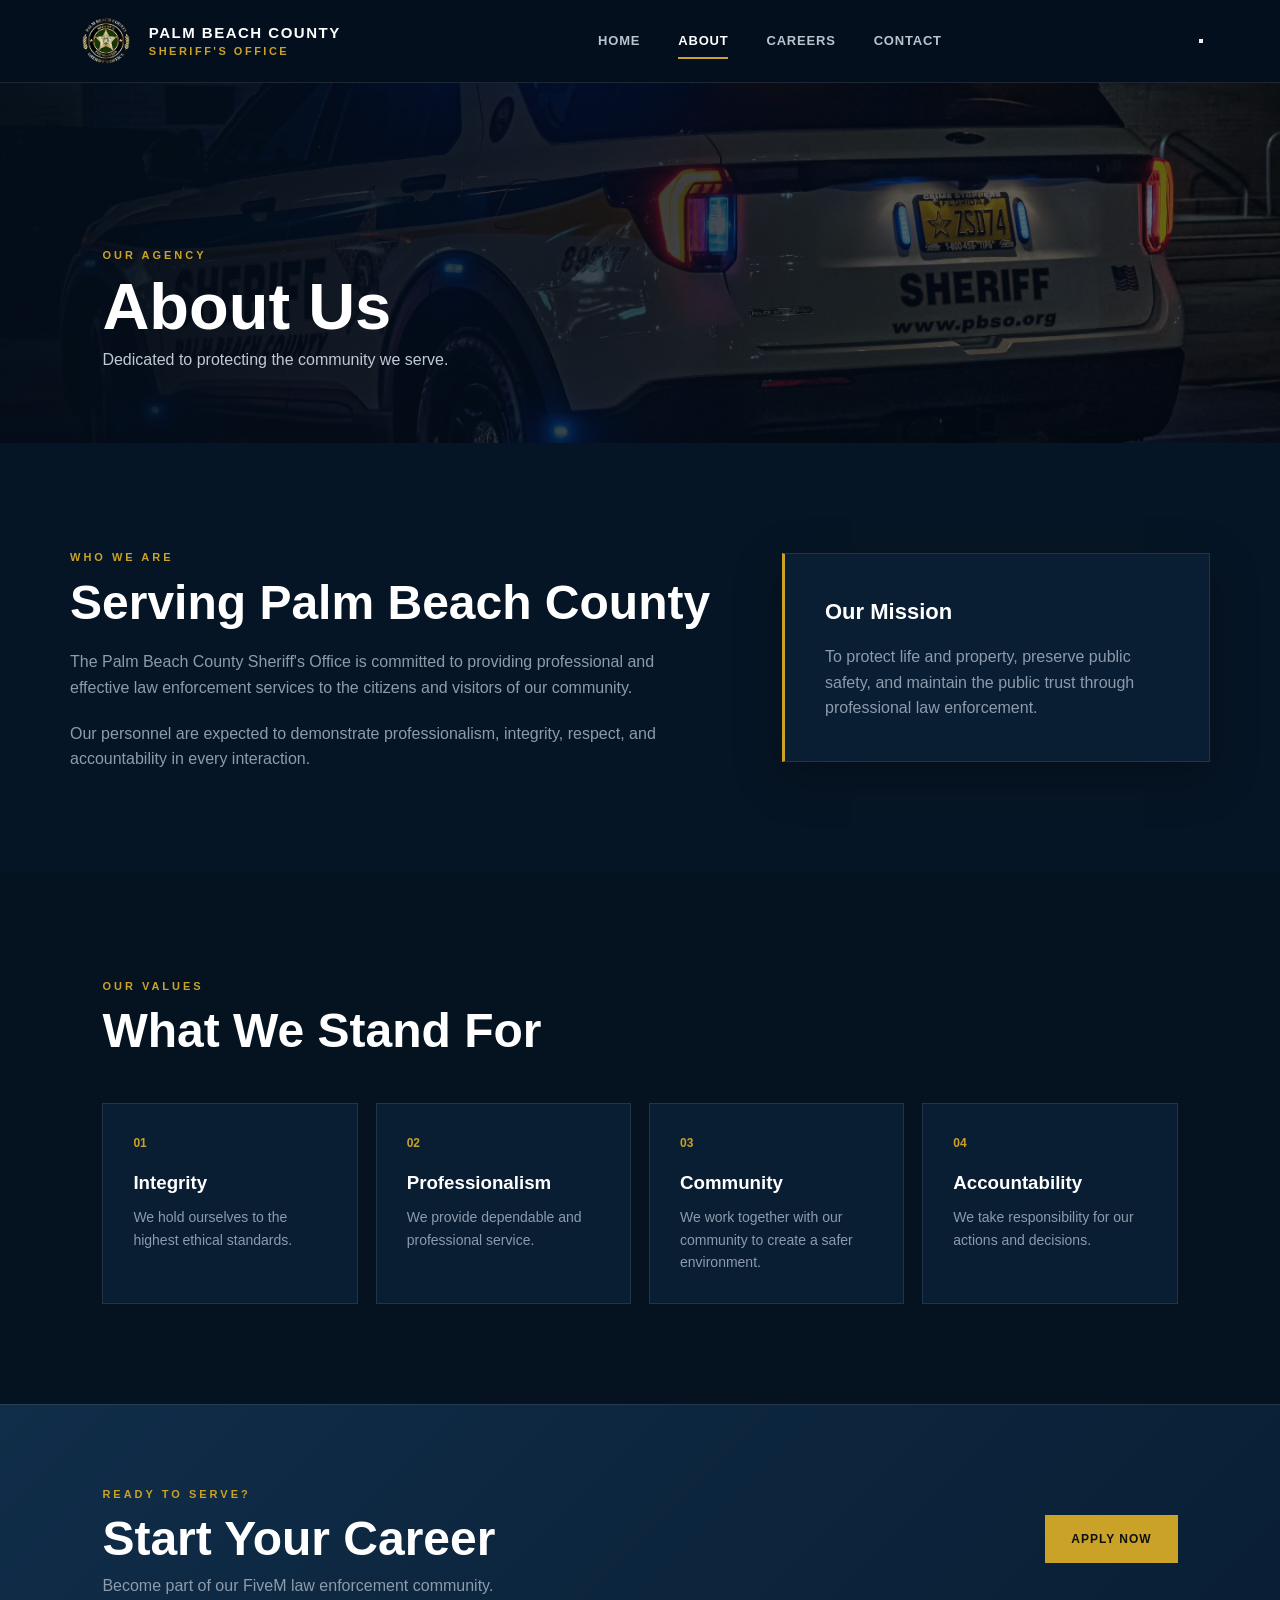
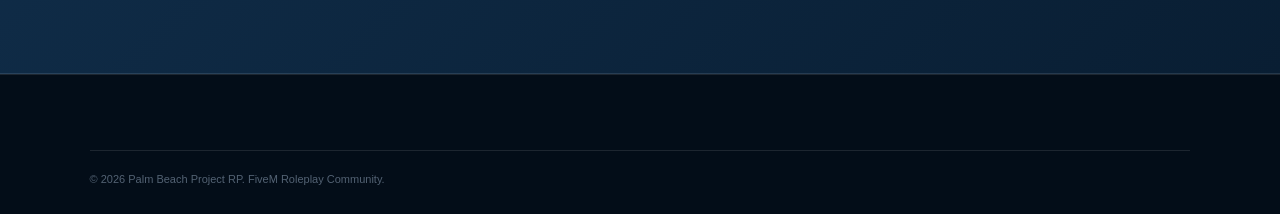
<file: pbso/about.html>
<!DOCTYPE html>
<html lang="en">
<head>

    <meta charset="UTF-8">

    <meta
        name="viewport"
        content="width=device-width, initial-scale=1.0"
    >

    <title>About | Palm Beach County Sheriff's Office</title>

    <link rel="stylesheet" href="css/style.css">

</head>

<body>

<header class="navbar">

    <a href="index.html" class="brand">

        <div class="brand-logo"></div>

        <div class="brand-text">
            <strong>PALM BEACH COUNTY</strong>
            <span>SHERIFF'S OFFICE</span>
        </div>

    </a>

    <nav>
        <a href="index.html">Home</a>
        <a href="about.html" class="active">About</a>
        <a href="careers.html">Careers</a>
        <a href="index.html#contact">Contact</a>
    </nav>

</header>


<section class="page-hero">

    <div>

        <span>OUR AGENCY</span>

        <h1>About Us</h1>

        <p>
            Dedicated to protecting the community we serve.
        </p>

    </div>

</section>


<section class="content-section">

    <div class="content-grid">

        <div>

            <span class="section-label">
                WHO WE ARE
            </span>

            <h2>
                Serving Palm Beach County
            </h2>

            <p>
                The Palm Beach County Sheriff's Office is committed
                to providing professional and effective law
                enforcement services to the citizens and visitors
                of our community.
            </p>

            <p>
                Our personnel are expected to demonstrate
                professionalism, integrity, respect, and
                accountability in every interaction.
            </p>

        </div>


        <div class="info-card">

            <h3>Our Mission</h3>

            <p>
                To protect life and property, preserve public
                safety, and maintain the public trust through
                professional law enforcement.
            </p>

        </div>

    </div>

</section>


<section class="values">

    <div class="section-heading">

        <span>OUR VALUES</span>

        <h2>What We Stand For</h2>

    </div>


    <div class="value-grid">

        <div class="value-card">

            <div class="value-number">01</div>

            <h3>Integrity</h3>

            <p>
                We hold ourselves to the highest ethical standards.
            </p>

        </div>


        <div class="value-card">

            <div class="value-number">02</div>

            <h3>Professionalism</h3>

            <p>
                We provide dependable and professional service.
            </p>

        </div>


        <div class="value-card">

            <div class="value-number">03</div>

            <h3>Community</h3>

            <p>
                We work together with our community to create a
                safer environment.
            </p>

        </div>


        <div class="value-card">

            <div class="value-number">04</div>

            <h3>Accountability</h3>

            <p>
                We take responsibility for our actions and decisions.
            </p>

        </div>

    </div>

</section>


<section class="recruitment">

    <div>

        <span>READY TO SERVE?</span>

        <h2>Start Your Career</h2>

        <p>
            Become part of our FiveM law enforcement community.
        </p>

    </div>

    <a href="careers.html" class="btn btn-gold">
        Apply Now
    </a>

</section>


<footer>

    <div class="footer-bottom">
        © 2026 Palm Beach Project RP.
        FiveM Roleplay Community.
    </div>

</footer>

<script src="js/script.js"></script>

</body>
</html>
</file>
<file: css/style.css>
@import url('https://fonts.googleapis.com/css2?family=Inter:wght@400;500;600;700;800;900&display=swap');

* {
    margin: 0;
    padding: 0;
    box-sizing: border-box;
}

:root {
    --bg: #060a11;
    --bg-two: #0a101a;
    --card: rgba(14, 21, 33, .72);

    --white: #ffffff;
    --text: #d9e0eb;
    --muted: #7e899b;

    --blue: #2563eb;
    --blue-light: #3b82f6;

    --border: rgba(255,255,255,.08);

    --max-width: 1200px;
}

html {
    scroll-behavior: smooth;
}

body {
    background: var(--bg);
    color: var(--white);
    font-family: "Inter", sans-serif;
    overflow-x: hidden;
}

a {
    color: inherit;
    text-decoration: none;
}


/* ============================= */
/* BACKGROUND */
/* ============================= */

.background {
    position: fixed;
    inset: 0;
    z-index: -1;
    overflow: hidden;

    background:
        radial-gradient(
            circle at 50% 0%,
            rgba(37,99,235,.14),
            transparent 35%
        ),
        var(--bg);
}

.grid {
    position: absolute;
    width: 200%;
    height: 200%;

    top: -50%;
    left: -50%;

    opacity: .3;

    background-image:
        linear-gradient(
            rgba(255,255,255,.025) 1px,
            transparent 1px
        ),
        linear-gradient(
            90deg,
            rgba(255,255,255,.025) 1px,
            transparent 1px
        );

    background-size: 50px 50px;

    transform:
        perspective(600px)
        rotateX(55deg);
}

.background-glow {
    position: absolute;

    width: 500px;
    height: 500px;

    border-radius: 50%;

    filter: blur(120px);

    opacity: .13;
}

.glow-one {
    background: #2563eb;

    top: -300px;
    left: -200px;
}

.glow-two {
    background: #0891b2;

    bottom: -300px;
    right: -200px;
}


/* ============================= */
/* NAVBAR */
/* ============================= */

.navbar {
    position: fixed;
    top: 0;
    left: 0;

    width: 100%;

    z-index: 100;

    border-bottom: 1px solid var(--border);

    background: rgba(6,10,17,.75);

    backdrop-filter: blur(18px);
}

.nav-container {
    max-width: var(--max-width);

    height: 76px;

    margin: auto;
    padding: 0 25px;

    display: flex;
    align-items: center;
}

.brand {
    display: flex;
    align-items: center;
    gap: 11px;
}

.brand-logo {
    width: 40px;
    height: 40px;

    display: grid;
    place-items: center;

    border-radius: 8px;

    background: linear-gradient(
        135deg,
        var(--blue),
        #1d4ed8
    );

    font-size: 12px;
    font-weight: 900;

    box-shadow:
        0 8px 25px rgba(37,99,235,.25);
}

.brand-text {
    display: flex;
    flex-direction: column;

    line-height: 1;
}

.brand-text strong {
    font-size: 12px;
    letter-spacing: 1.4px;
}

.brand-text span {
    margin-top: 4px;

    color: #6f7a8c;

    font-size: 8px;
    font-weight: 700;
    letter-spacing: 2.5px;
}

.nav-links {
    display: flex;
    gap: 30px;

    margin-left: auto;
    margin-right: 35px;
}

.nav-links a {
    color: #8994a6;

    font-size: 13px;
    font-weight: 600;

    transition: .2s;
}

.nav-links a:hover {
    color: white;
}

.nav-discord {
    padding: 10px 18px;

    border: 1px solid rgba(59,130,246,.3);
    border-radius: 7px;

    background: rgba(37,99,235,.1);

    color: #82aefc;

    font-size: 12px;
    font-weight: 700;

    transition: .2s;
}

.nav-discord:hover {
    background: var(--blue);
    color: white;
}

.mobile-menu {
    display: none;

    margin-left: auto;

    border: 0;
    background: transparent;

    color: white;

    font-size: 25px;

    cursor: pointer;
}


/* ============================= */
/* HERO */
/* ============================= */

.hero {
    max-width: var(--max-width);

    min-height: 850px;

    margin: auto;
    padding: 150px 25px 100px;

    display: grid;
    grid-template-columns: 1fr 1fr;

    align-items: center;
    gap: 70px;
}

.hero-badge {
    width: fit-content;

    display: flex;
    align-items: center;
    gap: 9px;

    padding: 8px 13px;

    border: 1px solid var(--border);
    border-radius: 100px;

    background: rgba(255,255,255,.025);

    color: #8c98aa;

    font-size: 10px;
    font-weight: 800;

    letter-spacing: 1.5px;
}

.online-dot {
    width: 6px;
    height: 6px;

    border-radius: 50%;

    background: #22c55e;

    box-shadow:
        0 0 12px #22c55e;
}

.hero h1 {
    max-width: 720px;

    margin-top: 25px;

    font-size: clamp(45px, 5.3vw, 75px);

    line-height: .98;

    letter-spacing: -4px;

    font-weight: 900;
}

.hero h1 span {
    display: block;

    color: #7c8799;
}

.hero h1 strong {
    color: #3b82f6;
}

.hero-description {
    max-width: 580px;

    margin-top: 25px;

    color: var(--muted);

    font-size: 15px;

    line-height: 1.8;
}

.hero-buttons {
    display: flex;
    gap: 12px;

    margin-top: 30px;
}

.button {
    display: inline-flex;
    align-items: center;
    justify-content: center;
    gap: 15px;

    padding: 14px 22px;

    border-radius: 7px;

    font-size: 13px;
    font-weight: 700;

    transition: .25s;
}

.button.primary {
    background: var(--blue);

    box-shadow:
        0 10px 30px rgba(37,99,235,.25);
}

.button.primary:hover {
    transform: translateY(-2px);

    background: #1d4ed8;

    box-shadow:
        0 15px 40px rgba(37,99,235,.35);
}

.button.secondary {
    border: 1px solid var(--border);

    background: rgba(255,255,255,.035);

    color: #aeb7c6;
}

.button.secondary:hover {
    background: rgba(255,255,255,.08);

    color: white;
}

.hero-stats {
    display: flex;
    align-items: center;

    margin-top: 55px;
}

.stat {
    display: flex;
    flex-direction: column;
    gap: 5px;
}

.stat strong {
    font-size: 18px;
}

.stat span {
    color: #657083;

    font-size: 10px;
    font-weight: 700;

    letter-spacing: 1px;
    text-transform: uppercase;
}

.stat-divider {
    width: 1px;
    height: 35px;

    margin: 0 25px;

    background: var(--border);
}


/* ============================= */
/* MAP VISUAL */
/* ============================= */

.hero-visual {
    display: flex;
    justify-content: center;
}

.map-card {
    width: 100%;
    max-width: 530px;

    overflow: hidden;

    border: 1px solid var(--border);
    border-radius: 15px;

    background: rgba(12,18,29,.85);

    box-shadow:
        0 30px 80px rgba(0,0,0,.35);

    transform: perspective(1000px) rotateY(-5deg);
}

.map-top,
.map-footer {
    height: 50px;

    padding: 0 18px;

    display: flex;
    align-items: center;
    justify-content: space-between;

    color: #6e7a8e;

    font-size: 9px;
    font-weight: 800;

    letter-spacing: 1.5px;
}

.live {
    color: #22c55e;
}

.map {
    position: relative;

    height: 390px;

    overflow: hidden;

    background:
        radial-gradient(
            circle at 65% 30%,
            rgba(37,99,235,.08),
            transparent 30%
        ),
        #080e17;
}

.road {
    position: absolute;

    background: #172334;

    opacity: .9;
}

.road-one {
    width: 130%;
    height: 7px;

    top: 45%;
    left: -10%;

    transform: rotate(-22deg);
}

.road-two {
    width: 130%;
    height: 5px;

    top: 60%;
    left: -10%;

    transform: rotate(18deg);
}

.road-three {
    width: 7px;
    height: 130%;

    left: 38%;
    top: -10%;

    transform: rotate(15deg);
}

.road-four {
    width: 5px;
    height: 130%;

    left: 70%;
    top: -10%;

    transform: rotate(-12deg);
}

.location {
    position: absolute;

    display: flex;
    align-items: center;
    gap: 8px;

    color: #9aa6b8;

    font-size: 9px;
    font-weight: 700;

    letter-spacing: 1px;
}

.location span {
    width: 8px;
    height: 8px;

    border: 2px solid #60a5fa;

    border-radius: 50%;

    background: #0b1320;

    box-shadow:
        0 0 15px rgba(59,130,246,.8);
}

.location-one {
    top: 18%;
    left: 18%;
}

.location-two {
    top: 38%;
    right: 14%;
}

.location-three {
    bottom: 23%;
    left: 23%;
}

.location-four {
    bottom: 12%;
    right: 25%;
}

.map-footer {
    border-top: 1px solid var(--border);
}


/* ============================= */
/* SECTIONS */
/* ============================= */

.section {
    max-width: var(--max-width);

    margin: auto;

    padding: 120px 25px;
}

.section-heading {
    max-width: 650px;

    margin-bottom: 55px;
}

.section-label {
    margin-bottom: 15px;

    color: #3b82f6;

    font-size: 10px;
    font-weight: 800;

    letter-spacing: 2px;
}

.section-heading h2 {
    font-size: clamp(35px, 5vw, 55px);

    line-height: 1;

    letter-spacing: -3px;
}

.section-heading h2 span {
    color: #64748b;
}

.section-heading p {
    max-width: 570px;

    margin-top: 20px;

    color: var(--muted);

    font-size: 14px;
    line-height: 1.8;
}


/* ============================= */
/* ABOUT */
/* ============================= */

.about-grid {
    display: grid;

    grid-template-columns:
        1.4fr
        1fr
        1fr;

    gap: 15px;
}

.about-card {
    min-height: 300px;

    padding: 30px;

    position: relative;
    overflow: hidden;

    border: 1px solid var(--border);
    border-radius: 12px;

    background: var(--card);
}

.about-card.large {
    background:
        linear-gradient(
            135deg,
            rgba(37,99,235,.12),
            rgba(14,21,33,.7)
        );
}

.card-number {
    color: #3b82f6;

    font-size: 10px;
    font-weight: 800;

    letter-spacing: 2px;
}

.about-card h3 {
    margin-top: 90px;

    font-size: 24px;
}

.about-card p {
    margin-top: 12px;

    color: var(--muted);

    font-size: 13px;
    line-height: 1.8;
}

.card-line {
    position: absolute;

    width: 120px;
    height: 2px;

    bottom: 30px;
    left: 30px;

    background: #2563eb;
}


/* ============================= */
/* FEATURES */
/* ============================= */

.features {
    max-width: 100%;
    padding-left: max(25px, calc((100% - var(--max-width)) / 2));
    padding-right: max(25px, calc((100% - var(--max-width)) / 2));

    background:
        linear-gradient(
            180deg,
            transparent,
            rgba(37,99,235,.025),
            transparent
        );
}

.feature-grid {
    display: grid;

    grid-template-columns: repeat(4, 1fr);

    gap: 15px;
}

.feature-card {
    min-height: 270px;

    padding: 30px;

    border: 1px solid var(--border);
    border-radius: 12px;

    background: rgba(12,18,28,.65);

    transition: .25s;
}

.feature-card:hover {
    transform: translateY(-5px);

    border-color: rgba(59,130,246,.25);

    background: rgba(16,25,40,.85);
}

.feature-icon {
    font-size: 27px;
}

.feature-card h3 {
    margin-top: 35px;

    font-size: 17px;
}

.feature-card p {
    margin-top: 12px;

    color: var(--muted);

    font-size: 12px;
    line-height: 1.8;
}


/* ============================= */
/* DEPARTMENTS */
/* ============================= */

.department-grid {
    display: grid;

    grid-template-columns: repeat(3, 1fr);

    gap: 15px;
}

.department-card {
    overflow: hidden;

    border: 1px solid var(--border);
    border-radius: 12px;

    background: var(--card);
}

.department-image {
    height: 210px;

    position: relative;

    background:
        linear-gradient(
            135deg,
            #111827,
            #1e3a8a
        );
}

.department-image::after {
    content: "";

    position: absolute;
    inset: 0;

    background:
        linear-gradient(
            180deg,
            transparent,
            rgba(6,10,17,.8)
        );
}

.sheriff {
    background:
        linear-gradient(
            135deg,
            #172033,
            #334155
        );
}

.fire {
    background:
        linear-gradient(
            135deg,
            #3f1717,
            #7f1d1d
        );
}

.department-content {
    padding: 25px;
}

.department-content > span {
    color: #64748b;

    font-size: 9px;
    font-weight: 800;

    letter-spacing: 1.5px;
}

.department-content h3 {
    margin-top: 8px;

    font-size: 22px;
}

.department-content p {
    margin-top: 10px;

    color: var(--muted);

    font-size: 12px;
    line-height: 1.7;
}

.department-content a {
    display: inline-block;

    margin-top: 20px;

    color: #60a5fa;

    font-size: 11px;
    font-weight: 700;
}


/* ============================= */
/* JOIN */
/* ============================= */

.join-section {
    max-width: 1150px;

    margin: 80px auto 120px;

    padding: 100px 40px;

    position: relative;
    overflow: hidden;

    text-align: center;

    border: 1px solid var(--border);
    border-radius: 18px;

    background:
        radial-gradient(
            circle at center,
            rgba(37,99,235,.16),
            transparent 55%
        ),
        #0a101a;
}

.join-content {
    position: relative;
    z-index: 2;
}

.join-section .section-label {
    margin-bottom: 20px;
}

.join-section h2 {
    font-size: clamp(38px, 6vw, 65px);

    line-height: 1;

    letter-spacing: -3px;
}

.join-section h2 span {
    color: #64748b;
}

.join-section p {
    margin-top: 20px;

    color: var(--muted);

    font-size: 14px;
}

.join-section .hero-buttons {
    justify-content: center;
}


/* ============================= */
/* FOOTER */
/* ============================= */

footer {
    border-top: 1px solid var(--border);

    background: rgba(3,7,12,.7);
}

.footer-container {
    max-width: var(--max-width);

    margin: auto;
    padding: 70px 25px;

    display: flex;
    justify-content: space-between;
    gap: 80px;
}

.footer-brand {
    max-width: 330px;
}

.footer-brand p {
    margin-top: 18px;

    color: #687386;

    font-size: 12px;
    line-height: 1.7;
}

.footer-links {
    display: flex;
    gap: 100px;
}

.footer-links div {
    display: flex;
    flex-direction: column;
    gap: 13px;
}

.footer-links strong {
    margin-bottom: 5px;

    font-size: 11px;
    text-transform: uppercase;

    letter-spacing: 1px;
}

.footer-links a {
    color: #657083;

    font-size: 12px;

    transition: .2s;
}

.footer-links a:hover {
    color: white;
}

.footer-bottom {
    max-width: var(--max-width);

    margin: auto;
    padding: 20px 25px;

    border-top: 1px solid var(--border);

    display: flex;
    justify-content: space-between;

    color: #4e596a;

    font-size: 10px;
}


/* ============================= */
/* MOBILE */
/* ============================= */

@media (max-width: 900px) {

    .nav-links,
    .nav-discord {
        display: none;
    }

    .mobile-menu {
        display: block;
    }

    .hero {
        grid-template-columns: 1fr;

        padding-top: 130px;
    }

    .hero-visual {
        margin-top: 30px;
    }

    .map-card {
        transform: none;
    }

    .about-grid {
        grid-template-columns: 1fr 1fr;
    }

    .about-card.large {
        grid-column: span 2;
    }

    .feature-grid {
        grid-template-columns: 1fr 1fr;
    }

    .department-grid {
        grid-template-columns: 1fr;
    }

    .footer-container {
        flex-direction: column;
    }

}

@media (max-width: 600px) {

    .hero {
        min-height: auto;

        padding-top: 120px;
        padding-bottom: 70px;
    }

    .hero h1 {
        letter-spacing: -2px;
    }

    .hero-buttons {
        flex-direction: column;
    }

    .button {
        width: 100%;
    }

    .hero-stats {
        justify-content: center;
    }

    .about-grid,
    .feature-grid {
        grid-template-columns: 1fr;
    }

    .about-card.large {
        grid-column: auto;
    }

    .section {
        padding-top: 80px;
        padding-bottom: 80px;
    }

    .join-section {
        margin: 30px 15px 80px;

        padding: 70px 25px;
    }

    .footer-links {
        gap: 50px;
    }

    .footer-bottom {
        flex-direction: column;
        gap: 10px;
    }

}
</file>
<file: appeal/style.css>
* {
    margin: 0;
    padding: 0;
    box-sizing: border-box;
}

:root {
    --blue: #1769aa;
    --blue-light: #2386d1;
    --blue-dark: #0d4773;

    --background: #08111b;
    --background-light: #0d1926;

    --card: #101e2c;
    --card-light: #142638;

    --border: rgba(255, 255, 255, 0.08);

    --text: #ffffff;
    --muted: #91a4b7;

    --success: #31c48d;
    --danger: #ef5350;
}

/* ------------------------- */
/* General */
/* ------------------------- */

html {
    scroll-behavior: smooth;
}

body {
    min-height: 100vh;

    background:
        radial-gradient(
            circle at top right,
            rgba(23, 105, 170, 0.15),
            transparent 35%
        ),
        var(--background);

    color: var(--text);

    font-family:
        Inter,
        -apple-system,
        BlinkMacSystemFont,
        "Segoe UI",
        Arial,
        sans-serif;
}


/* ------------------------- */
/* Navbar */
/* ------------------------- */

.navbar {
    width: 100%;

    background: rgba(8, 17, 27, 0.92);

    border-bottom: 1px solid var(--border);

    backdrop-filter: blur(12px);

    position: sticky;
    top: 0;

    z-index: 100;
}

.nav-container {
    max-width: 1150px;

    margin: auto;

    padding: 18px 25px;

    display: flex;

    align-items: center;

    justify-content: space-between;
}

.brand {
    display: flex;

    align-items: center;

    gap: 12px;
}

.brand-logo {
    width: 42px;
    height: 42px;

    display: flex;

    align-items: center;
    justify-content: center;

    background:
        linear-gradient(
            135deg,
            var(--blue-light),
            var(--blue-dark)
        );

    border-radius: 8px;

    font-size: 13px;

    font-weight: 800;

    letter-spacing: 1px;
}

.brand-name {
    display: block;

    font-size: 14px;

    font-weight: 800;

    letter-spacing: 1px;
}

.brand-subtitle {
    display: block;

    color: var(--muted);

    font-size: 9px;

    margin-top: 2px;

    letter-spacing: 2px;
}

.discord-button {
    padding: 10px 18px;

    border-radius: 6px;

    background: var(--blue);

    color: white;

    text-decoration: none;

    font-size: 14px;

    font-weight: 600;

    transition: 0.2s;
}

.discord-button:hover {
    background: var(--blue-light);

    transform: translateY(-1px);
}


/* ------------------------- */
/* Hero */
/* ------------------------- */

.hero {
    padding: 90px 20px 65px;

    border-bottom: 1px solid var(--border);

    background:
        linear-gradient(
            rgba(8, 17, 27, 0.65),
            rgba(8, 17, 27, 0.95)
        ),
        radial-gradient(
            circle at center,
            rgba(23, 105, 170, 0.2),
            transparent 60%
        );
}

.hero-content {
    max-width: 850px;

    margin: auto;

    text-align: center;
}

.badge {
    display: inline-block;

    padding: 7px 13px;

    margin-bottom: 20px;

    border: 1px solid rgba(35, 134, 209, 0.35);

    border-radius: 50px;

    color: #63b6f0;

    background: rgba(23, 105, 170, 0.1);

    font-size: 11px;

    font-weight: 700;

    letter-spacing: 2px;
}

.hero h1 {
    font-size: clamp(42px, 7vw, 70px);

    line-height: 1;

    margin-bottom: 20px;

    font-weight: 800;

    letter-spacing: -2px;
}

.hero h1 span {
    color: var(--blue-light);
}

.hero p {
    max-width: 650px;

    margin: auto;

    color: var(--muted);

    font-size: 17px;

    line-height: 1.7;
}


/* ------------------------- */
/* Form */
/* ------------------------- */

.appeal-section {
    padding: 70px 20px;
}

.form-container {
    max-width: 750px;

    margin: auto;

    background: var(--card);

    border: 1px solid var(--border);

    border-radius: 12px;

    overflow: hidden;

    box-shadow:
        0 20px 60px rgba(0, 0, 0, 0.25);
}

.form-header {
    padding: 30px;

    background:
        linear-gradient(
            135deg,
            rgba(23, 105, 170, 0.12),
            transparent
        );

    border-bottom: 1px solid var(--border);
}

.form-header h2 {
    font-size: 23px;

    margin-bottom: 8px;
}

.form-header p {
    color: var(--muted);

    font-size: 14px;

    line-height: 1.6;
}

form {
    padding: 30px;
}

.form-grid {
    display: grid;

    grid-template-columns: 1fr 1fr;

    gap: 20px;
}

.form-group {
    margin-bottom: 22px;
}

label {
    display: block;

    margin-bottom: 8px;

    font-size: 13px;

    font-weight: 700;
}

input,
textarea {
    width: 100%;

    padding: 13px 14px;

    background: var(--background-light);

    border: 1px solid var(--border);

    border-radius: 7px;

    color: white;

    outline: none;

    font-size: 14px;

    transition: 0.2s;
}

input::placeholder,
textarea::placeholder {
    color: #56697b;
}

input:focus,
textarea:focus {
    border-color: var(--blue-light);

    box-shadow:
        0 0 0 3px rgba(35, 134, 209, 0.1);
}

textarea {
    min-height: 170px;

    resize: vertical;

    line-height: 1.6;
}

small {
    display: block;

    margin-top: 7px;

    color: #65798d;

    font-size: 11px;
}


/* ------------------------- */
/* Checkbox */
/* ------------------------- */

.checkbox-group {
    margin-top: 5px;
}

.checkbox {
    display: flex;

    align-items: flex-start;

    gap: 10px;

    color: var(--muted);

    font-weight: 400;

    line-height: 1.5;

    cursor: pointer;
}

.checkbox input {
    width: 16px;
    height: 16px;

    margin-top: 2px;

    accent-color: var(--blue);
}


/* ------------------------- */
/* Button */
/* ------------------------- */

button {
    width: 100%;

    padding: 14px;

    border: none;

    border-radius: 7px;

    background:
        linear-gradient(
            135deg,
            var(--blue-light),
            var(--blue)
        );

    color: white;

    font-size: 14px;

    font-weight: 700;

    cursor: pointer;

    transition: 0.2s;

    display: flex;

    align-items: center;

    justify-content: center;

    gap: 10px;
}

button:hover {
    transform: translateY(-1px);

    box-shadow:
        0 8px 25px rgba(23, 105, 170, 0.25);
}

button:disabled {
    opacity: 0.6;

    cursor: not-allowed;

    transform: none;
}


/* ------------------------- */
/* Loader */
/* ------------------------- */

.loader {
    width: 17px;
    height: 17px;

    border: 2px solid rgba(255,255,255,0.3);

    border-top-color: white;

    border-radius: 50%;

    animation: spin 0.7s linear infinite;
}

@keyframes spin {
    to {
        transform: rotate(360deg);
    }
}


/* ------------------------- */
/* Status */
/* ------------------------- */

.status {
    margin-top: 18px;

    padding: 13px;

    border-radius: 6px;

    text-align: center;

    font-size: 13px;
}

.status.success {
    background: rgba(49, 196, 141, 0.1);

    border: 1px solid rgba(49, 196, 141, 0.25);

    color: var(--success);
}

.status.error {
    background: rgba(239, 83, 80, 0.1);

    border: 1px solid rgba(239, 83, 80, 0.25);

    color: var(--danger);
}

.hidden {
    display: none;
}


/* ------------------------- */
/* Footer */
/* ------------------------- */

footer {
    border-top: 1px solid var(--border);

    background: #060d15;
}

.footer-container {
    max-width: 1150px;

    margin: auto;

    padding: 35px 25px;

    display: flex;

    justify-content: space-between;

    gap: 30px;
}

.footer-container strong {
    font-size: 13px;

    letter-spacing: 1px;
}

.footer-container p {
    color: var(--muted);

    margin-top: 6px;

    font-size: 12px;
}

.footer-links {
    display: flex;

    gap: 20px;
}

.footer-links a {
    color: var(--muted);

    text-decoration: none;

    font-size: 13px;
}

.footer-links a:hover {
    color: white;
}

.copyright {
    padding: 15px 20px;

    border-top: 1px solid var(--border);

    text-align: center;

    color: #506273;

    font-size: 11px;
}


/* ------------------------- */
/* Mobile */
/* ------------------------- */

@media (max-width: 650px) {

    .nav-container {
        padding: 15px;
    }

    .brand-name {
        font-size: 11px;
    }

    .brand-subtitle {
        font-size: 7px;
    }

    .discord-button {
        display: none;
    }

    .hero {
        padding: 65px 20px 50px;
    }

    .form-grid {
        grid-template-columns: 1fr;
        gap: 0;
    }

    form {
        padding: 22px;
    }

    .form-header {
        padding: 22px;
    }

    .footer-container {
        flex-direction: column;
    }

}
</file>
<file: pbso/css/style.css>
/* =========================================================
   PALM BEACH COUNTY SHERIFF'S OFFICE
   FiveM RP Static Website
   ========================================================= */


/* =========================================================
   GLOBAL CONFIGURATION
   ========================================================= */

:root {

    /* CHANGE THESE TWO IMAGES */
    --agency-logo: url("../assets/pbso.png");
    --site-background: url("../assets/background.jpg");

    /* COLORS */
    --navy: #061525;
    --navy-2: #091e33;
    --navy-3: #102d49;

    --gold: #c9a227;
    --gold-light: #e2c65b;

    --white: #ffffff;
    --text: #d8e0e8;
    --muted: #8d9bab;

    --border: rgba(255, 255, 255, 0.10);

    --success: #4caf50;
    --danger: #d9534f;

    /* EFFECTS */
    --shadow:
        0 15px 45px rgba(0, 0, 0, 0.30);

    --transition:
        all 0.25s ease;

}


/* =========================================================
   RESET
   ========================================================= */

* {
    margin: 0;
    padding: 0;
    box-sizing: border-box;
}


html {
    scroll-behavior: smooth;
}


body {

    font-family:
        "Inter",
        "Segoe UI",
        Arial,
        sans-serif;

    background:
        var(--navy);

    color:
        var(--text);

    line-height:
        1.6;

    overflow-x:
        hidden;

}


a {
    color: inherit;
    text-decoration: none;
}


button,
input,
textarea,
select {
    font-family: inherit;
}


/* =========================================================
   SCROLLBAR
   ========================================================= */

::-webkit-scrollbar {
    width: 8px;
}


::-webkit-scrollbar-track {
    background: var(--navy);
}


::-webkit-scrollbar-thumb {
    background: var(--gold);
}


::-webkit-scrollbar-thumb:hover {
    background: var(--gold-light);
}


/* =========================================================
   NAVIGATION
   ========================================================= */

.navbar {

    position: relative;

    width: 100%;

    min-height: 82px;

    display: flex;

    align-items: center;

    justify-content: space-between;

    padding:
        12px 6%;

    background:
        rgba(4, 16, 29, 0.98);

    border-bottom:
        1px solid var(--border);

    z-index: 100;

}


.brand {

    display: flex;

    align-items: center;

    gap: 14px;

}


.brand-logo {

    width: 58px;

    height: 58px;

    flex-shrink: 0;

    background-image:
        var(--agency-logo);

    background-size:
        contain;

    background-position:
        center;

    background-repeat:
        no-repeat;

}


.brand-text {

    display: flex;

    flex-direction: column;

    line-height: 1.15;

}


.brand-text strong {

    color:
        var(--white);

    font-size:
        15px;

    letter-spacing:
        1.5px;

}


.brand-text span {

    color:
        var(--gold);

    font-size:
        11px;

    font-weight:
        700;

    letter-spacing:
        2.5px;

    margin-top:
        4px;

}


nav {

    display: flex;

    align-items: center;

    gap: 8px;

}


nav a {

    position: relative;

    padding:
        10px 15px;

    color:
        #b9c4cf;

    font-size:
        13px;

    font-weight:
        600;

    text-transform:
        uppercase;

    letter-spacing:
        0.8px;

    transition:
        var(--transition);

}


nav a::after {

    content: "";

    position: absolute;

    left: 15px;

    right: 15px;

    bottom: 2px;

    height: 2px;

    background:
        var(--gold);

    transform:
        scaleX(0);

    transform-origin:
        center;

    transition:
        var(--transition);

}


nav a:hover,
nav a.active {

    color:
        var(--white);

}


nav a:hover::after,
nav a.active::after {

    transform:
        scaleX(1);

}


/* =========================================================
   HERO
   ========================================================= */

.hero {

    position: relative;

    min-height:
        calc(100vh - 82px);

    display:
        flex;

    align-items:
        center;

    background-image:
        var(--site-background);

    background-size:
        cover;

    background-position:
        center;

    background-repeat:
        no-repeat;

}


.hero-overlay {

    position:
        absolute;

    inset:
        0;

    background:
        linear-gradient(
            90deg,
            rgba(3, 13, 25, 0.97) 0%,
            rgba(3, 13, 25, 0.82) 45%,
            rgba(3, 13, 25, 0.40) 100%
        );

}


.hero-content {

    position:
        relative;

    z-index:
        2;

    max-width:
        850px;

    padding:
        100px 6%;

    animation:
        heroIn 0.9s ease forwards;

}


@keyframes heroIn {

    from {
        opacity: 0;
        transform: translateY(25px);
    }

    to {
        opacity: 1;
        transform: translateY(0);
    }

}


.hero-label {

    display:
        inline-block;

    margin-bottom:
        18px;

    color:
        var(--gold);

    font-size:
        12px;

    font-weight:
        800;

    letter-spacing:
        3px;

}


.hero h1 {

    color:
        var(--white);

    font-size:
        clamp(42px, 6vw, 78px);

    line-height:
        1.03;

    font-weight:
        800;

    letter-spacing:
        -2px;

}


.hero h1 span {

    color:
        var(--gold);

}


.hero p {

    max-width:
        650px;

    margin:
        25px 0 35px;

    color:
        #c1ccd6;

    font-size:
        17px;

}


/* =========================================================
   BUTTONS
   ========================================================= */

.hero-buttons {

    display:
        flex;

    flex-wrap:
        wrap;

    gap:
        12px;

}


.btn {

    display:
        inline-flex;

    align-items:
        center;

    justify-content:
        center;

    min-height:
        48px;

    padding:
        0 25px;

    border:
        1px solid transparent;

    cursor:
        pointer;

    font-size:
        12px;

    font-weight:
        800;

    text-transform:
        uppercase;

    letter-spacing:
        1px;

    transition:
        var(--transition);

}


.btn-gold {

    background:
        var(--gold);

    color:
        #101010;

}


.btn-gold:hover {

    background:
        var(--gold-light);

    transform:
        translateY(-2px);

    box-shadow:
        0 8px 25px rgba(201, 162, 39, 0.25);

}


.btn-outline {

    border-color:
        rgba(255, 255, 255, 0.35);

    background:
        rgba(255, 255, 255, 0.03);

    color:
        var(--white);

}


.btn-outline:hover {

    border-color:
        var(--gold);

    color:
        var(--gold);

    background:
        rgba(201, 162, 39, 0.06);

}


/* =========================================================
   STATS
   ========================================================= */

.stats {

    display:
        grid;

    grid-template-columns:
        repeat(3, 1fr);

    background:
        var(--navy-2);

    border-top:
        1px solid var(--border);

    border-bottom:
        1px solid var(--border);

}


.stats div {

    padding:
        32px;

    text-align:
        center;

    border-right:
        1px solid var(--border);

}


.stats div:last-child {
    border-right: none;
}


.stats strong {

    display:
        block;

    color:
        var(--gold);

    font-size:
        24px;

    font-weight:
        800;

}


.stats span {

    display:
        block;

    margin-top:
        5px;

    color:
        var(--muted);

    font-size:
        10px;

    font-weight:
        700;

    letter-spacing:
        2px;

}


/* =========================================================
   HOME SECTION
   ========================================================= */

.home-section {

    max-width:
        1050px;

    margin:
        auto;

    padding:
        110px 30px;

}


.section-heading span,
.section-label {

    color:
        var(--gold);

    font-size:
        11px;

    font-weight:
        800;

    letter-spacing:
        3px;

}


.section-heading h2,
.content-section h2,
.recruitment h2,
.application-header h2 {

    margin-top:
        8px;

    color:
        var(--white);

    font-size:
        clamp(30px, 4vw, 48px);

    line-height:
        1.1;

}


.home-section > p {

    max-width:
        800px;

    margin:
        25px 0;

    color:
        var(--muted);

    font-size:
        16px;

}


.text-link {

    color:
        var(--gold);

    font-weight:
        700;

    font-size:
        13px;

    transition:
        var(--transition);

}


.text-link:hover {

    color:
        var(--gold-light);

    padding-left:
        5px;

}


/* =========================================================
   RECRUITMENT
   ========================================================= */

.recruitment {

    display:
        flex;

    align-items:
        center;

    justify-content:
        space-between;

    gap:
        30px;

    padding:
        75px 8%;

    background:
        linear-gradient(
            135deg,
            var(--navy-3),
            var(--navy-2)
        );

    border-top:
        1px solid var(--border);

    border-bottom:
        1px solid var(--border);

}


.recruitment span {

    color:
        var(--gold);

    font-size:
        11px;

    font-weight:
        800;

    letter-spacing:
        3px;

}


.recruitment h2 {

    margin:
        7px 0;

}


.recruitment p {

    color:
        var(--muted);

}


/* =========================================================
   PAGE HERO
   ========================================================= */

.page-hero {

    position:
        relative;

    min-height:
        360px;

    display:
        flex;

    align-items:
        flex-end;

    padding:
        70px 8%;

    background-image:
        var(--site-background);

    background-size:
        cover;

    background-position:
        center;

}


.page-hero::before {

    content:
        "";

    position:
        absolute;

    inset:
        0;

    background:
        linear-gradient(
            90deg,
            rgba(3, 13, 25, 0.95),
            rgba(3, 13, 25, 0.55)
        );

}


.page-hero > div {

    position:
        relative;

    z-index:
        2;

}


.page-hero span {

    color:
        var(--gold);

    font-size:
        11px;

    font-weight:
        800;

    letter-spacing:
        3px;

}


.page-hero h1 {

    margin:
        8px 0;

    color:
        var(--white);

    font-size:
        clamp(40px, 6vw, 65px);

    line-height:
        1;

}


.page-hero p {

    color:
        #c0cad4;

}


/* =========================================================
   ABOUT PAGE
   ========================================================= */

.content-section {

    max-width:
        1200px;

    margin:
        auto;

    padding:
        100px 30px;

}


.content-grid {

    display:
        grid;

    grid-template-columns:
        1.5fr 1fr;

    gap:
        70px;

    align-items:
        center;

}


.content-section p {

    margin-top:
        20px;

    color:
        var(--muted);

}


.info-card {

    padding:
        40px;

    background:
        var(--navy-2);

    border:
        1px solid var(--border);

    border-left:
        3px solid var(--gold);

    box-shadow:
        var(--shadow);

}


.info-card h3 {

    color:
        var(--white);

    font-size:
        22px;

}


.info-card p {

    margin-top:
        15px;

}


/* =========================================================
   VALUES
   ========================================================= */

.values {

    padding:
        100px 8%;

    background:
        #051321;

}


.value-grid {

    display:
        grid;

    grid-template-columns:
        repeat(4, 1fr);

    gap:
        18px;

    margin-top:
        45px;

}


.value-card {

    padding:
        30px;

    background:
        var(--navy-2);

    border:
        1px solid var(--border);

    transition:
        var(--transition);

}


.value-card:hover {

    transform:
        translateY(-5px);

    border-color:
        rgba(201, 162, 39, 0.45);

}


.value-number {

    color:
        var(--gold);

    font-size:
        12px;

    font-weight:
        800;

}


.value-card h3 {

    margin:
        15px 0 8px;

    color:
        var(--white);

}


.value-card p {

    color:
        var(--muted);

    font-size:
        14px;

}


/* =========================================================
   APPLICATION PAGE
   ========================================================= */

.application-section {

    max-width:
        1050px;

    margin:
        auto;

    padding:
        90px 25px;

}


.application-header {

    margin-bottom:
        45px;

}


.application-header > span {

    color:
        var(--gold);

    font-size:
        11px;

    font-weight:
        800;

    letter-spacing:
        3px;

}


.application-header p {

    max-width:
        700px;

    margin-top:
        15px;

    color:
        var(--muted);

}


#applicationForm {

    background:
        var(--navy-2);

    border:
        1px solid var(--border);

}


.form-section {

    padding:
        35px;

    border-bottom:
        1px solid var(--border);

}


.form-section:last-of-type {
    border-bottom: none;
}


.form-section h3 {

    margin-bottom:
        25px;

    color:
        var(--white);

    font-size:
        20px;

}


.form-grid {

    display:
        grid;

    grid-template-columns:
        repeat(2, 1fr);

    gap:
        20px;

}


.form-group {

    display:
        flex;

    flex-direction:
        column;

    gap:
        8px;

    margin-bottom:
        20px;

}


.form-group label {

    color:
        #c7d0d9;

    font-size:
        12px;

    font-weight:
        700;

    text-transform:
        uppercase;

    letter-spacing:
        0.7px;

}


.form-group input,
.form-group select,
.form-group textarea {

    width:
        100%;

    border:
        1px solid rgba(255, 255, 255, 0.12);

    outline:
        none;

    padding:
        13px 15px;

    background:
        #061525;

    color:
        var(--white);

    font-size:
        14px;

    transition:
        var(--transition);

}


.form-group textarea {

    min-height:
        130px;

    resize:
        vertical;

}


.form-group input::placeholder,
.form-group textarea::placeholder {

    color:
        #657484;

}


.form-group input:focus,
.form-group select:focus,
.form-group textarea:focus {

    border-color:
        var(--gold);

    box-shadow:
        0 0 0 2px rgba(201, 162, 39, 0.08);

}


.form-group select {

    cursor:
        pointer;

}


.checkbox {

    display:
        flex;

    align-items:
        flex-start;

    gap:
        12px;

    cursor:
        pointer;

    color:
        var(--muted);

    font-size:
        13px;

}


.checkbox input {

    width:
        17px;

    height:
        17px;

    margin-top:
        3px;

    accent-color:
        var(--gold);

}


.submit-button {

    margin:
        30px 35px 35px;

    border:
        none;

}


/* =========================================================
   APPLICATION SUCCESS
   ========================================================= */

.application-success {

    padding:
        70px 40px;

    text-align:
        center;

    background:
        var(--navy-2);

    border:
        1px solid var(--border);

}


.success-icon {

    width:
        65px;

    height:
        65px;

    display:
        flex;

    align-items:
        center;

    justify-content:
        center;

    margin:
        0 auto 20px;

    border:
        2px solid var(--success);

    border-radius:
        50%;

    color:
        var(--success);

    font-size:
        30px;

}


.application-success h2 {

    color:
        var(--white);

    font-size:
        30px;

}


.application-success p {

    max-width:
        600px;

    margin:
        15px auto 25px;

    color:
        var(--muted);

}


/* =========================================================
   FOOTER
   ========================================================= */

footer {

    padding:
        45px 7% 25px;

    background:
        #030d18;

    border-top:
        1px solid var(--border);

}


.footer-brand {

    display:
        flex;

    align-items:
        center;

    gap:
        12px;

    margin-bottom:
        20px;

}


.footer-brand .brand-logo {

    width:
        45px;

    height:
        45px;

}


.footer-brand strong {

    display:
        block;

    color:
        var(--white);

    font-size:
        13px;

}


.footer-brand span {

    display:
        block;

    color:
        var(--gold);

    font-size:
        9px;

    font-weight:
        800;

    letter-spacing:
        2px;

}


footer > p {

    max-width:
        700px;

    color:
        #667687;

    font-size:
        12px;

}


.footer-bottom {

    margin-top:
        30px;

    padding-top:
        20px;

    border-top:
        1px solid var(--border);

    color:
        #536273;

    font-size:
        11px;

}


/* =========================================================
   HIDDEN ATTRIBUTE
   ========================================================= */

[hidden] {
    display: none !important;
}


/* =========================================================
   MOBILE
   ========================================================= */

@media (max-width: 850px) {

    .navbar {

        flex-direction:
            column;

        gap:
            15px;

        padding:
            15px 20px;

    }


    nav {

        width:
            100%;

        justify-content:
            center;

        flex-wrap:
            wrap;

    }


    nav a {

        padding:
            8px 10px;

        font-size:
            11px;

    }


    .hero {

        min-height:
            650px;

    }


    .hero-content {

        padding:
            70px 25px;

    }


    .stats {

        grid-template-columns:
            1fr;

    }


    .stats div {

        border-right:
            none;

        border-bottom:
            1px solid var(--border);

    }


    .stats div:last-child {

        border-bottom:
            none;

    }


    .content-grid {

        grid-template-columns:
            1fr;

        gap:
            35px;

    }


    .value-grid {

        grid-template-columns:
            repeat(2, 1fr);

    }


    .recruitment {

        flex-direction:
            column;

        align-items:
            flex-start;

        padding:
            60px 25px;

    }


    .form-grid {

        grid-template-columns:
            1fr;

    }

}


/* =========================================================
   SMALL MOBILE
   ========================================================= */

@media (max-width: 550px) {

    .brand-text strong {

        font-size:
            12px;

    }


    .brand-text span {

        font-size:
            9px;

    }


    .brand-logo {

        width:
            48px;

        height:
            48px;

    }


    .hero h1 {

        font-size:
            42px;

    }


    .hero-buttons {

        flex-direction:
            column;

        align-items:
            stretch;

    }


    .btn {

        width:
            100%;

    }


    .home-section {

        padding:
            75px 25px;

    }


    .page-hero {

        min-height:
            300px;

        padding:
            55px 25px;

    }


    .values {

        padding:
            75px 25px;

    }


    .value-grid {

        grid-template-columns:
            1fr;

    }


    .application-section {

        padding:
            60px 15px;

    }


    .form-section {

        padding:
            25px 20px;

    }


    .submit-button {

        width:
            calc(100% - 40px);

        margin:
            25px 20px;

    }

}
</file>
